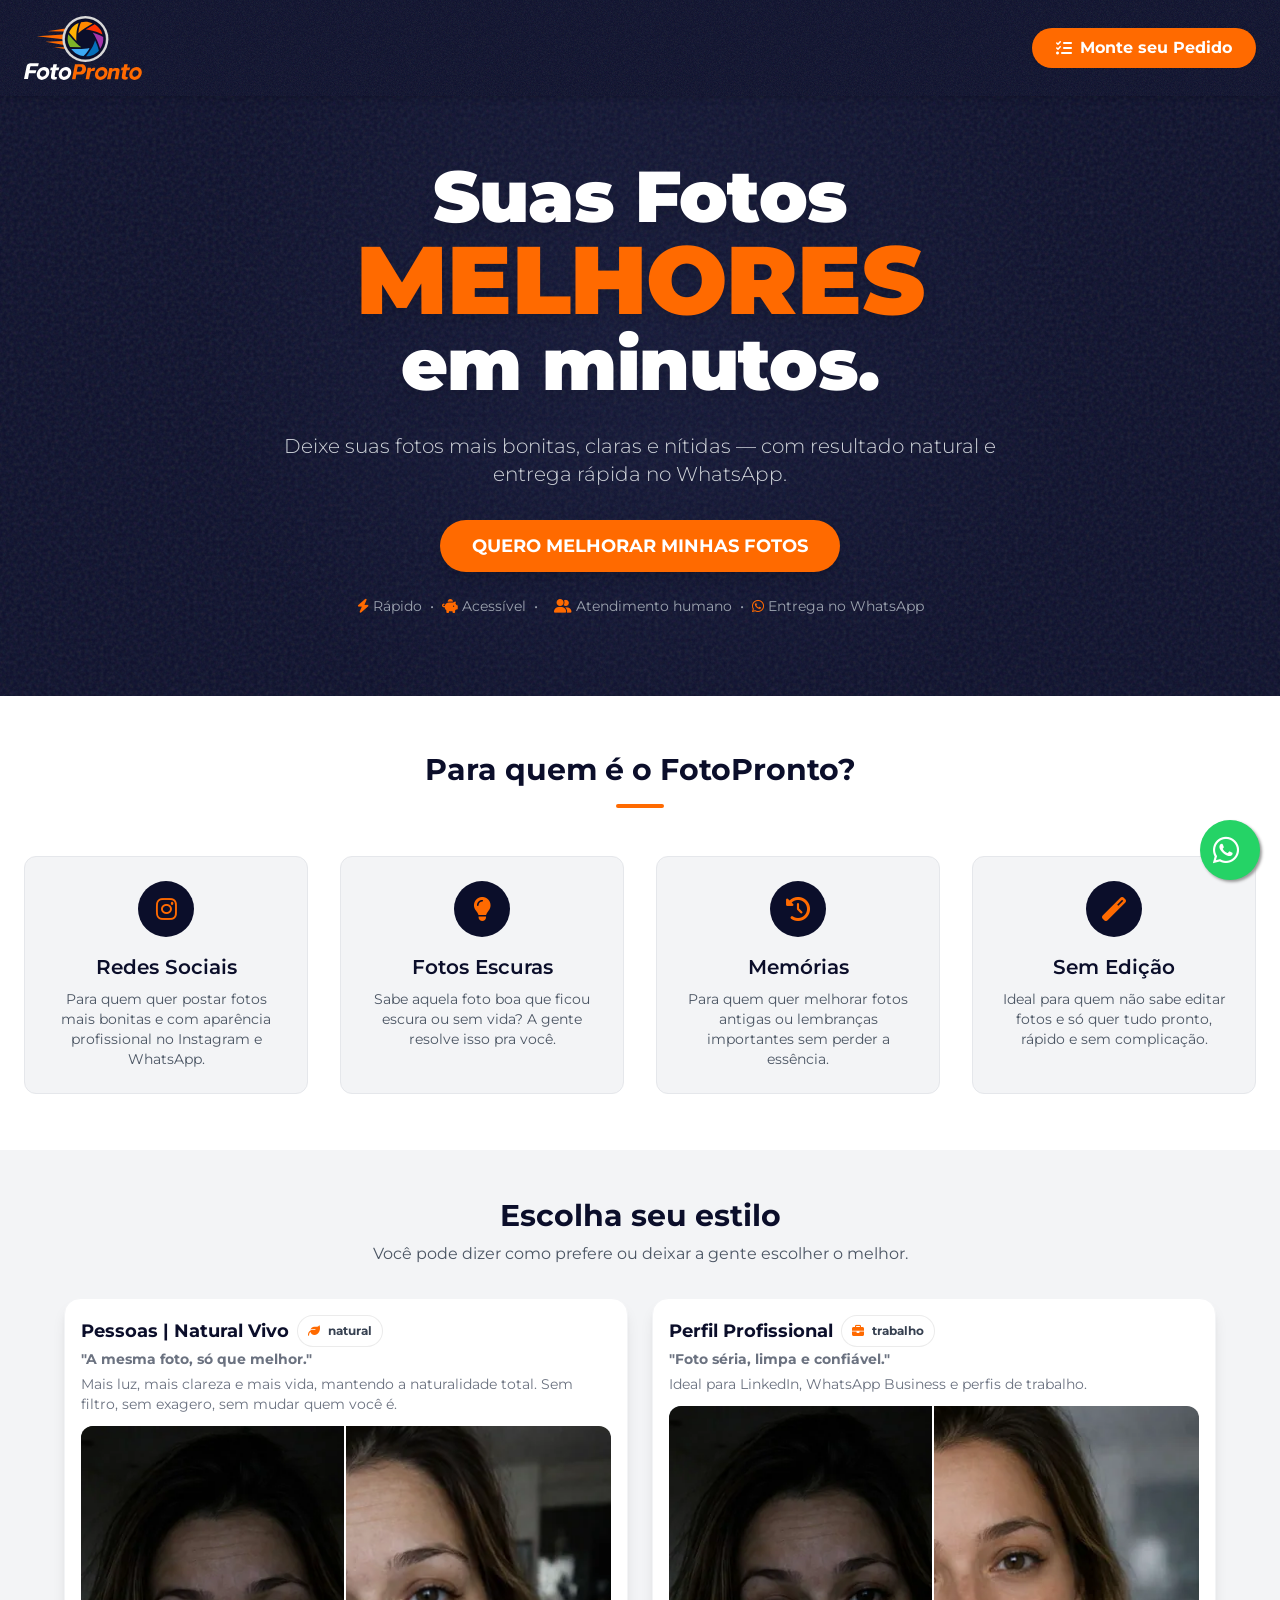
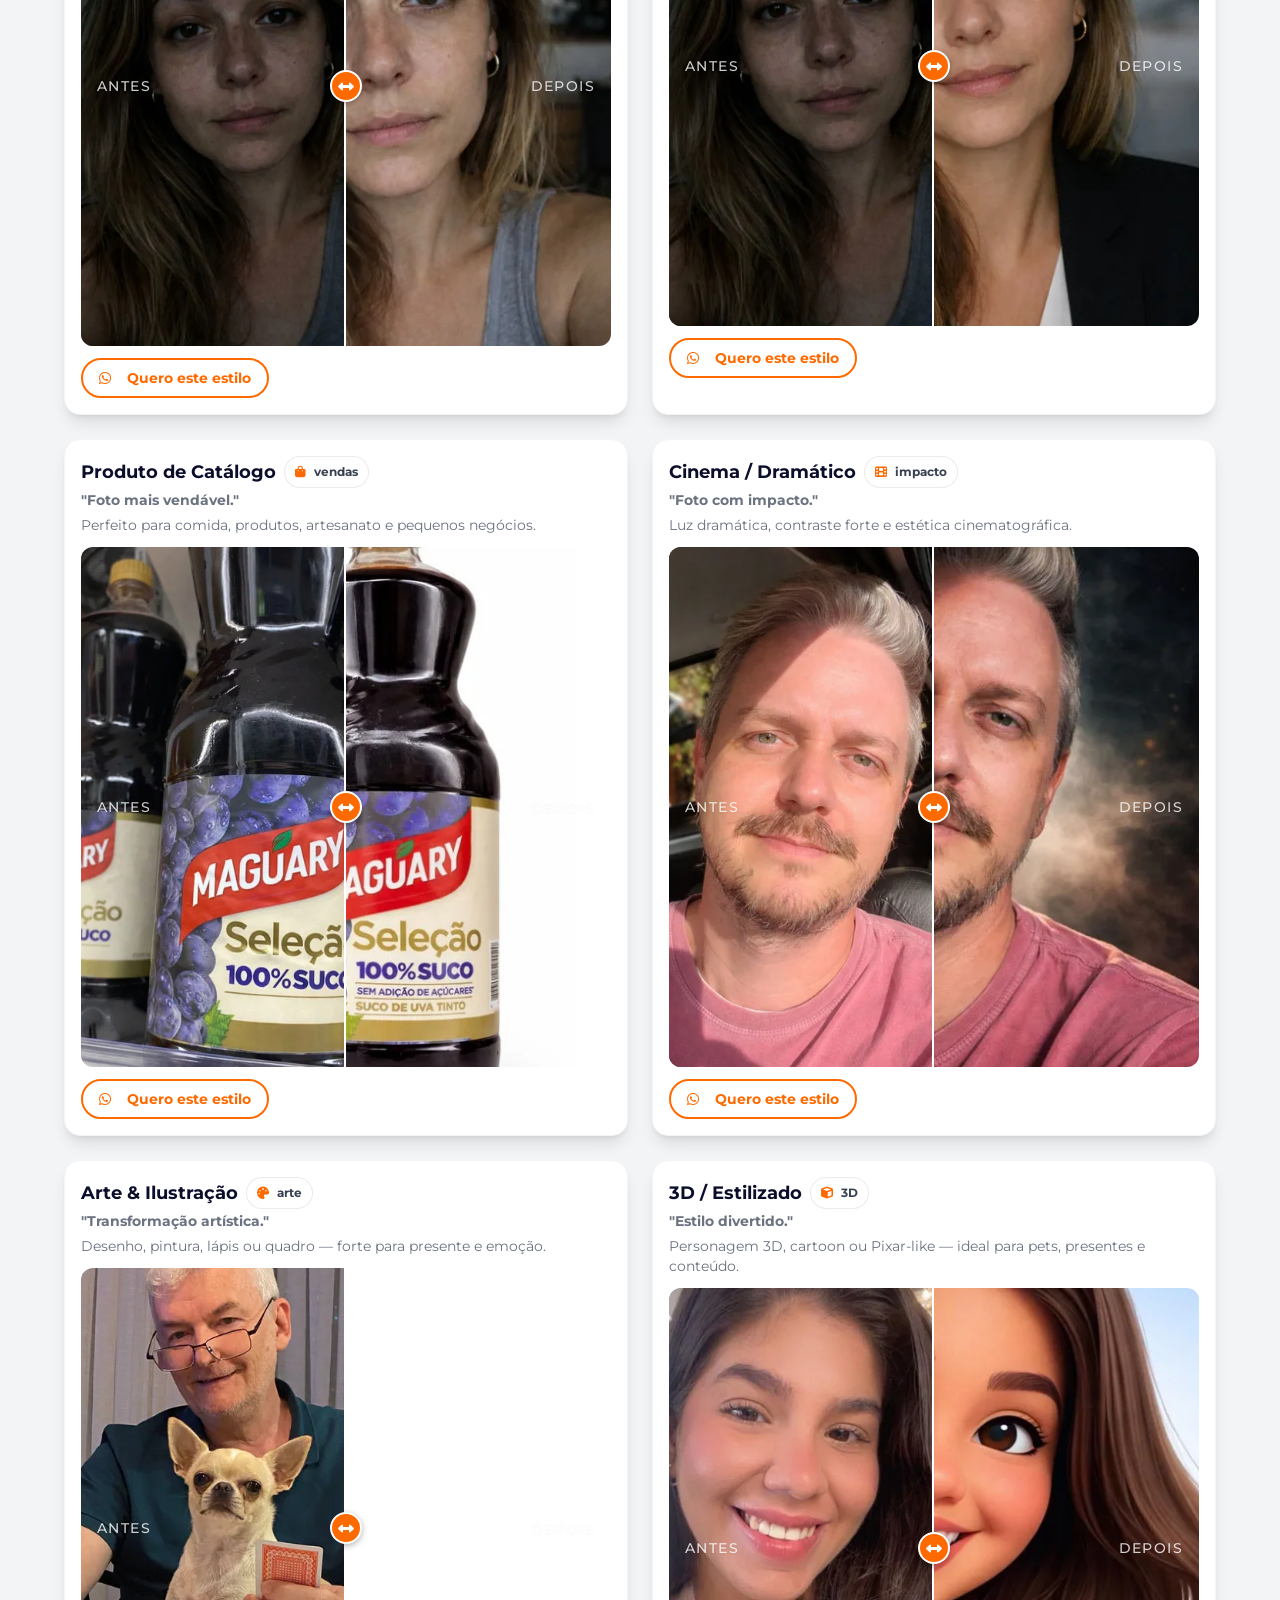
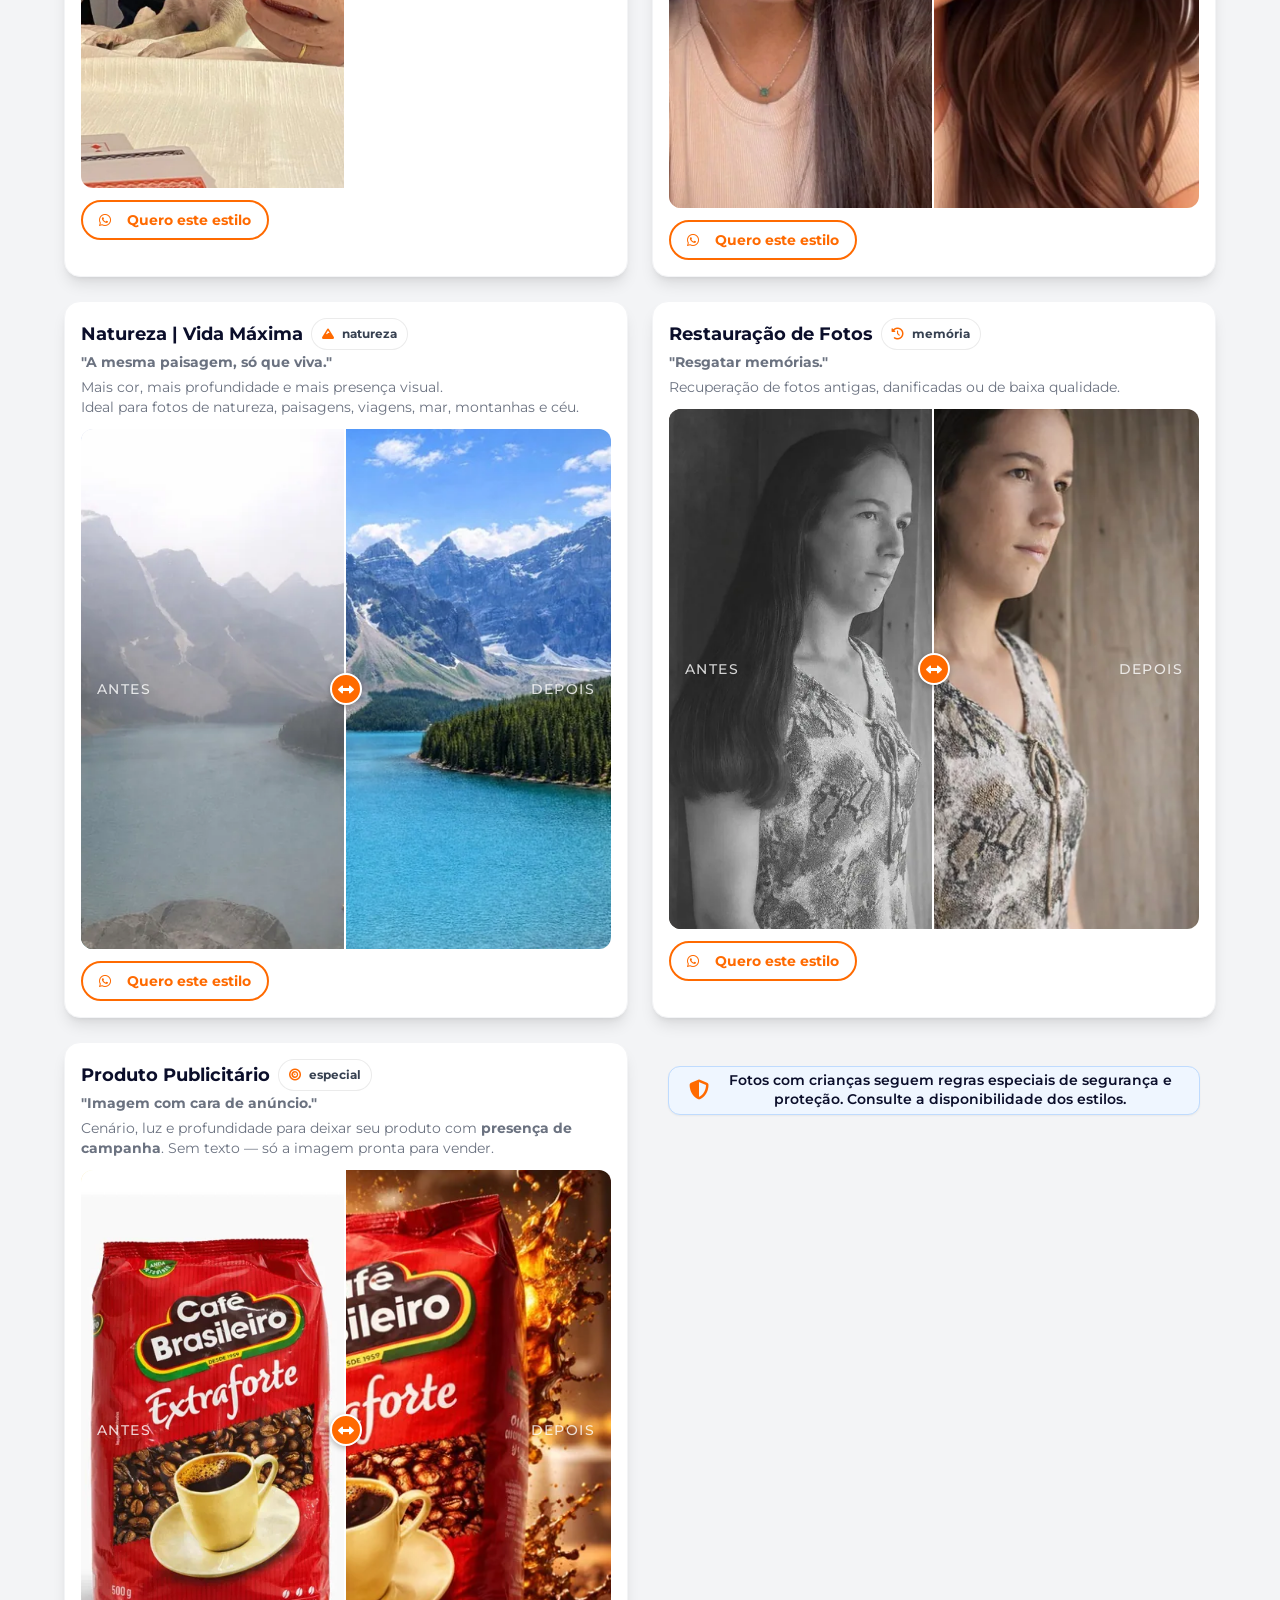
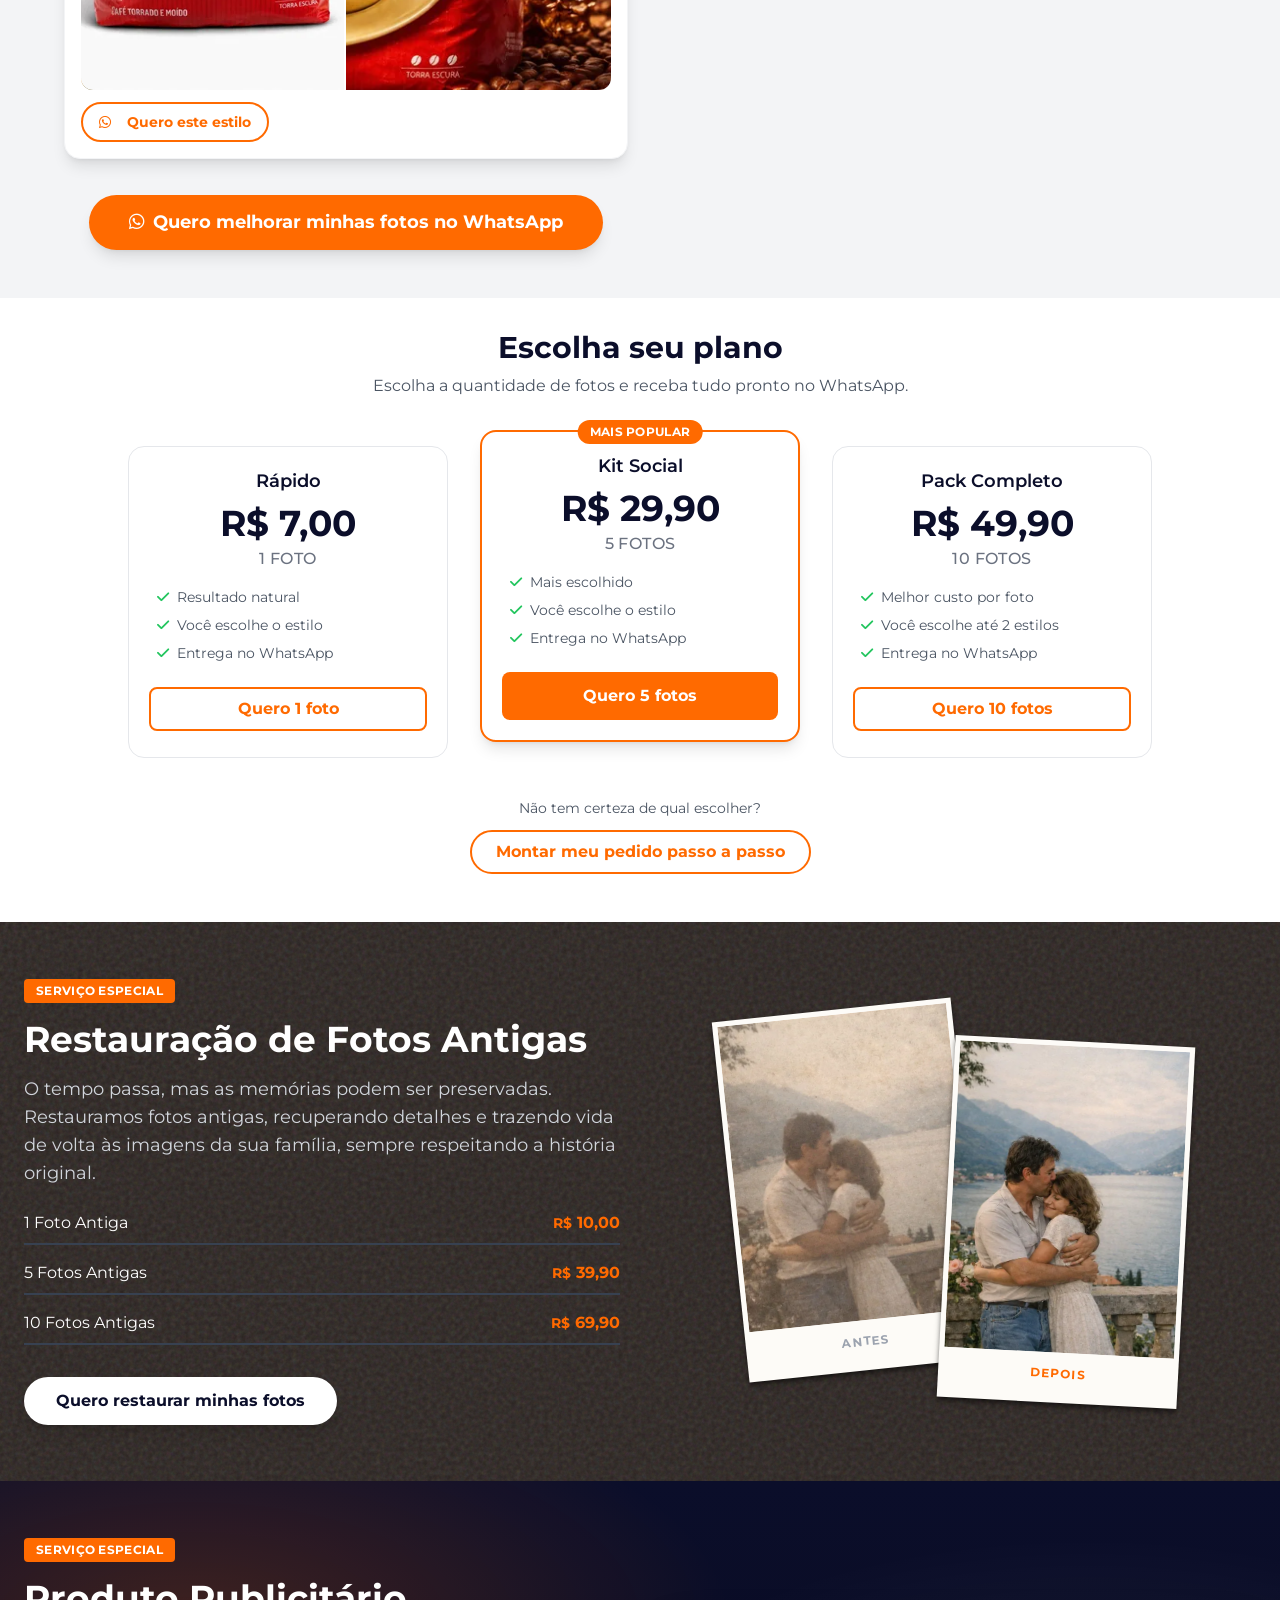
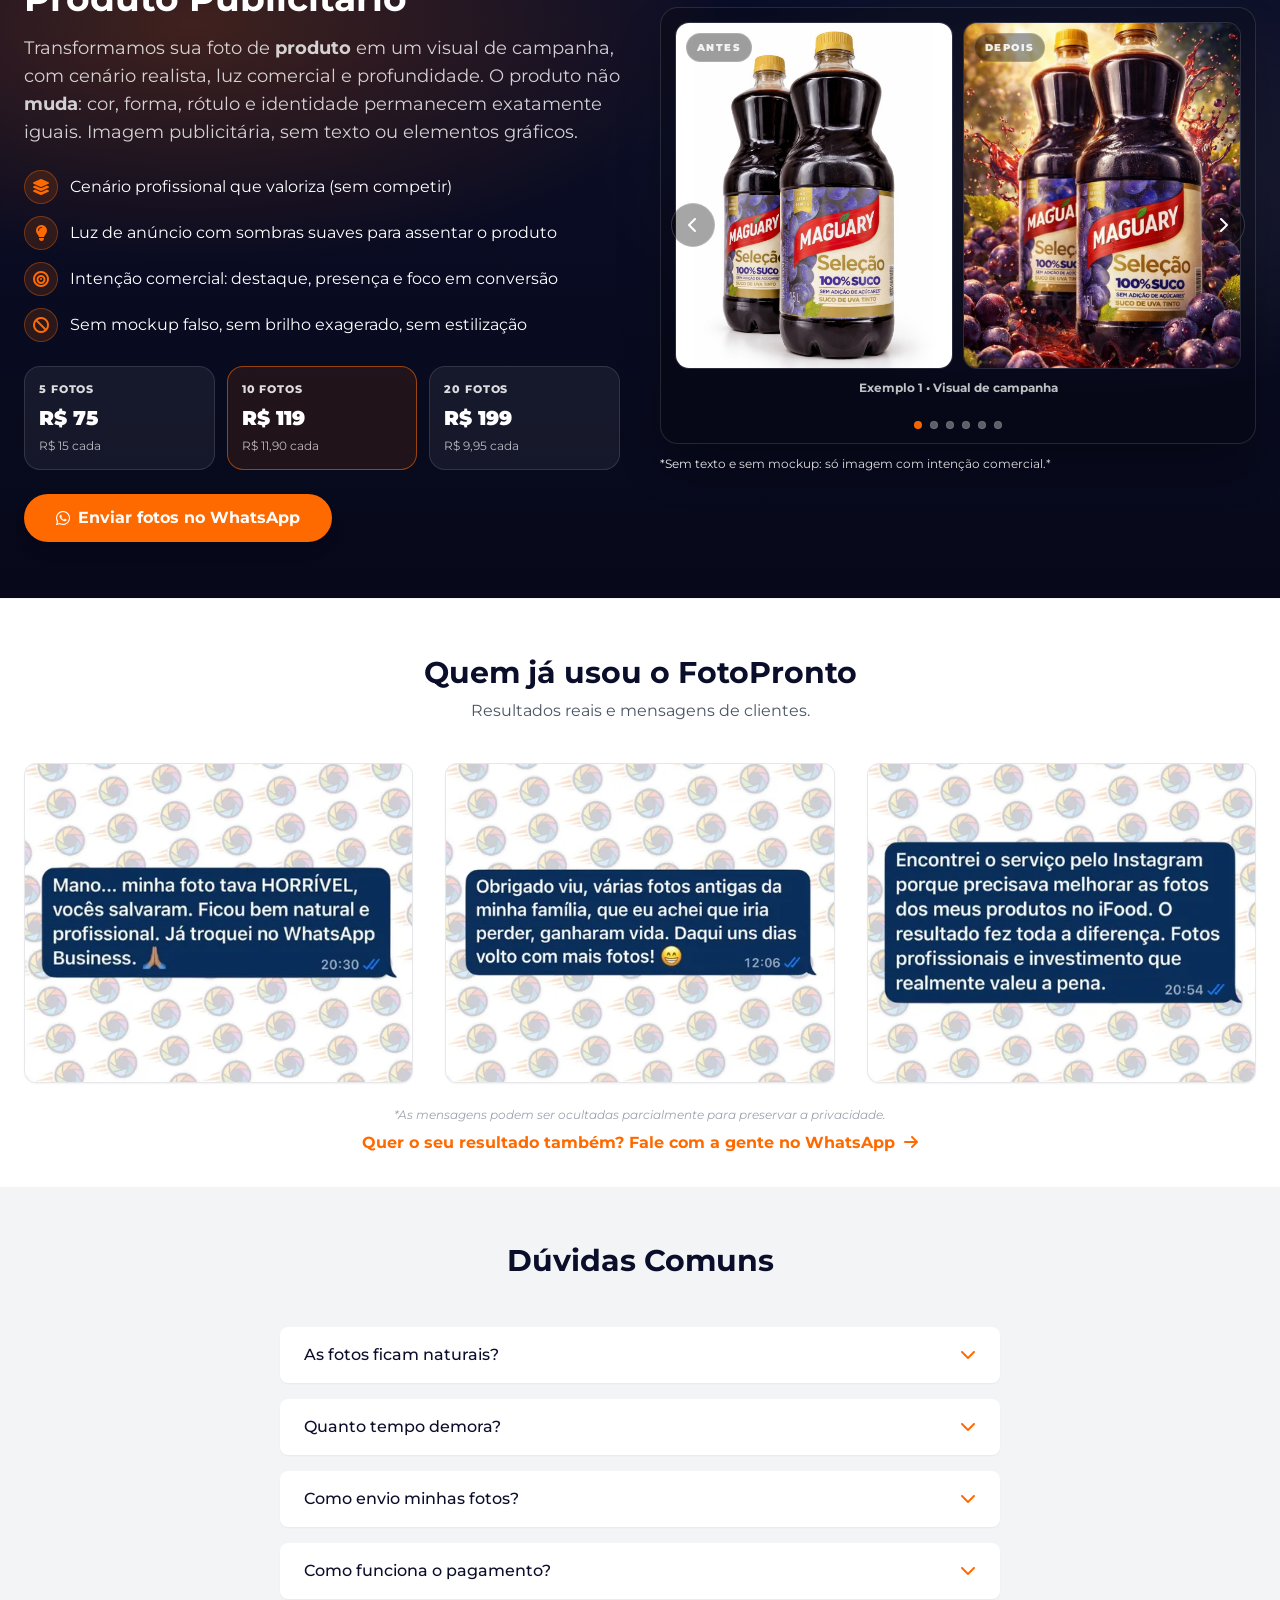
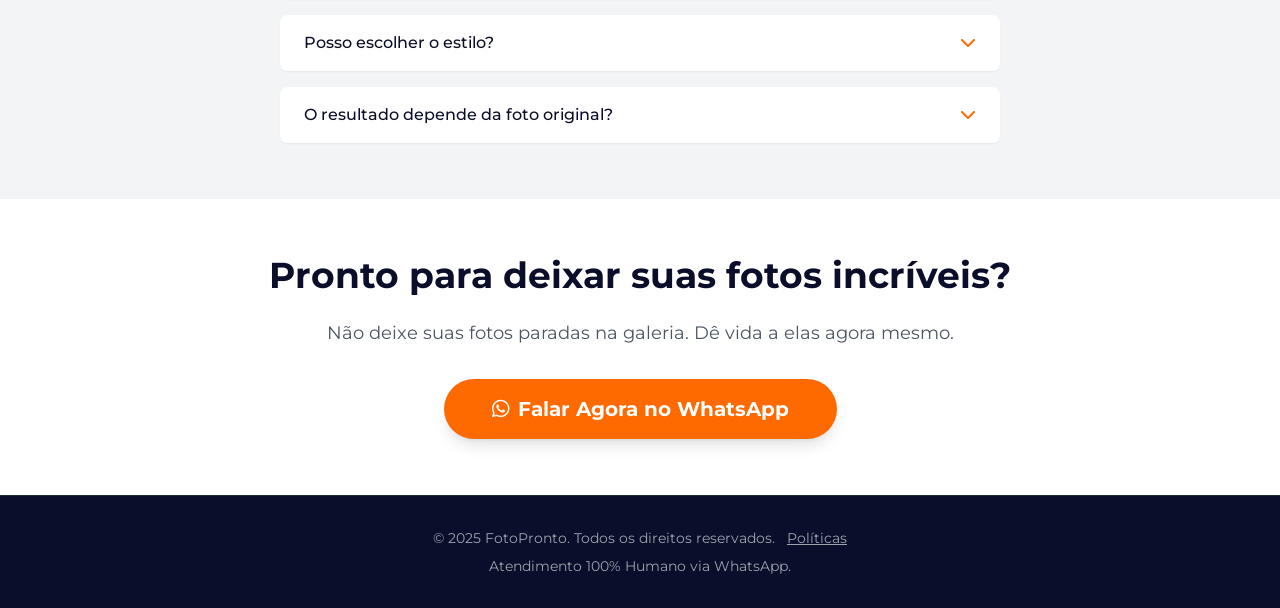
<file: index.html>
﻿<!DOCTYPE html>
<html lang="pt-BR">
  <head>
    <meta charset="UTF-8" />
    <meta name="viewport" content="width=device-width, initial-scale=1.0" />
    <title>FotoPronto - Suas fotos melhores em minutos</title>
    <!-- Meta Pixel Code -->
    <script>
      !function(f,b,e,v,n,t,s)
      {if(f.fbq)return;n=f.fbq=function(){n.callMethod?
      n.callMethod.apply(n,arguments):n.queue.push(arguments)};
      if(!f._fbq)f._fbq=n;n.push=n;n.loaded=!0;n.version='2.0';
      n.queue=[];t=b.createElement(e);t.async=!0;
      t.src=v;s=b.getElementsByTagName(e)[0];
      s.parentNode.insertBefore(t,s)}(window, document,'script',
      'https://connect.facebook.net/en_US/fbevents.js');
      fbq('init', '887688857450636');
      fbq('track', 'PageView');
    </script>
    <noscript><img height="1" width="1" style="display:none"
    src="https://www.facebook.com/tr?id=887688857450636&ev=PageView&noscript=1"
    /></noscript>
    <!-- End Meta Pixel Code -->
    <!-- Google tag (gtag.js) -->
    <script async src="https://www.googletagmanager.com/gtag/js?id=G-CSH58L6NEQ"></script>
    <script>
      window.dataLayer = window.dataLayer || [];
      function gtag(){dataLayer.push(arguments);}
      gtag('js', new Date());
      gtag('config', 'G-CSH58L6NEQ');
    </script>
    <meta
      name="description"
      content="Serviço de edição de fotos simples e rápido pelo WhatsApp. Melhore iluminação, cores e nitidez sem perder a naturalidade."
    />

    <!-- META TAGS OPEN GRAPH / COMPARTILHAMENTO -->
    <meta
      property="og:title"
      content="FotoPronto — Suas fotos melhores em minutos"
    />
    <meta
      property="og:description"
      content="Deixe suas fotos mais bonitas, claras e nítidas — com resultado natural e entrega rápida no WhatsApp."
    />
    <meta property="og:type" content="website" />
    <meta property="og:url" content="https://fotopronto.com" />
    <meta property="og:image" content="assets/img/logo.jpg" />

    <!-- TWITTER CARDS -->
    <meta name="twitter:card" content="summary_large_image" />
    <meta
      name="twitter:title"
      content="FotoPronto — Suas fotos melhores em minutos"
    />
    <meta
      name="twitter:description"
      content="Deixe suas fotos mais bonitas, claras e nítidas — com resultado natural e entrega rápida no WhatsApp."
    />
    <meta name="twitter:image" content="assets/img/logo.jpg" />

    <!-- Google Fonts: Montserrat -->
    <link rel="preconnect" href="https://fonts.googleapis.com" />
    <link rel="preconnect" href="https://fonts.gstatic.com" crossorigin />
    <link
      href="https://fonts.googleapis.com/css2?family=Montserrat:wght@400;600;800&display=swap"
      rel="stylesheet"
    />

    <!-- Preconnects -->
    <link rel="preconnect" href="https://cdnjs.cloudflare.com" crossorigin />
    <link rel="preconnect" href="https://www.googletagmanager.com" crossorigin />
    <link rel="preconnect" href="https://connect.facebook.net" crossorigin />
    <link rel="preconnect" href="https://www.google-analytics.com" crossorigin />
    <!-- FontAwesome for Icons -->
    <link rel="stylesheet" href="https://cdnjs.cloudflare.com/ajax/libs/font-awesome/6.4.0/css/all.min.css" media="print" onload="this.media='all'">
    <noscript><link rel="stylesheet" href="https://cdnjs.cloudflare.com/ajax/libs/font-awesome/6.4.0/css/all.min.css"></noscript>

    
<!-- Tailwind (compiled) -->
    <link rel="stylesheet" href="assets/css/tailwind.min.css?v=20260125v3" />

    <!-- CSS separado -->
    <link rel="stylesheet" href="assets/css/styles.css?v=20260125v3" />
  
    <!-- FIX: missing Tailwind utility (h-5) in custom tailwind.min.css; needed for SVG icon sizing -->
    <style>.h-5{height:1.25rem}</style>
</head>

  <body class="font-sans text-gray-700 bg-white">
    <!-- Navbar (Sticky com Botão de Pedido) -->
    <nav class="bg-base-noise py-3 md:py-4 shadow-md sticky top-0 z-50">
      <div class="container mx-auto px-6 flex justify-between items-center">
        <!-- ÁREA DA LOGO (SVG EMBUTIDO) -->
        <a href="#" class="block" aria-label="FotoPronto - Início">
          <svg
            viewBox="0 0 860 467"
            fill="none"
            xmlns="http://www.w3.org/2000/svg"
            class="h-12 md:h-16 w-auto"
          >
            <path d="M218 227.5H293L299 241.5L218 227.5Z" fill="#FF6A00" />
            <path
              d="M157.5 187.5L282.778 183L293 211L157.5 187.5Z"
              fill="#FF6A00"
            />
            <path
              d="M94 147L286 135L283 170.5L188.5 158.75L94 147Z"
              fill="#FF6A00"
            />
            <path
              d="M171.5 110.5L301.5 90.5L293 113.5L171.5 110.5Z"
              fill="#FF6A00"
            />
            <circle cx="448" cy="168" r="168" fill="#D9D9D9" />
            <circle cx="448" cy="168" r="149.5" fill="#0B0E2A" stroke="black" />
            <path
              d="M633 461H606L623 379.5H646L645 392C645 392 651.435 384.441 657 382C664.764 378.595 671.08 378.024 678.5 379C685.92 379.976 691.339 381.555 695.5 387.5C699 392.5 697 405 697 405L686.5 461H661.5C661.5 461 666.5 431 670.5 410.5C674.5 390 644 402 642 410.5C640 419 633 461 633 461Z"
              fill="#FF6A00"
            />
            <path
              d="M475 461H449.5L465 378H489.5L487.5 391C498.758 377.466 506.202 375.754 520.5 378L514 401.5C496.808 400.124 488.097 400.161 485.5 411.5L475 461Z"
              fill="#FF6A00"
            />
            <path
              d="M519 176.5C506.63 219.627 489.35 245.635 453 293C496.81 292.209 516.715 282.3 546.5 253C538.721 220.956 532.227 204.553 519 176.5Z"
              fill="#056FB9"
            />
            <path
              d="M382.5 183L329 120.5C329 120.5 339.798 95.9357 353 82C380 53.5 399 52 399 52C399 52 387.754 88.2877 384.5 112C380.724 139.513 382.5 183 382.5 183Z"
              fill="#FFB202"
            />
            <path
              d="M501 54.5C439.604 89.5456 416.684 105.35 397 126.5C401.413 86.7826 405.698 69.5014 416 46C452.851 38.4263 470.768 42.3556 501 54.5Z"
              fill="#FF8900"
            />
            <path
              d="M515.5 61L449.5 99C500.579 106.078 527.712 113.834 573 135.5C564.495 104.312 551.908 87.9999 515.5 61Z"
              fill="#FF3301"
            />
            <path
              d="M578 153.5C580.777 188.31 574.653 208.834 556.5 239.5C534.479 173.269 522.411 151.83 501 120C536.828 132.211 555.319 139.299 578 153.5Z"
              fill="#A635AB"
            />
            <path
              d="M478.5 233C445.573 240.964 413.401 241.733 344.5 240C372.451 271.423 390.722 285.132 435 292C459.63 266.197 468.166 253.218 478.5 233Z"
              fill="#3CA8F3"
            />
            <path
              d="M336 226.5L418 228.5C394.705 213.02 374.463 193.153 323 134C316.605 168.502 314.545 188.062 336 226.5Z"
              fill="#7EB327"
            />
            <path
              d="M106.678 391.944C124.726 370.436 153.779 365.102 171.57 380.031C189.36 394.959 189.152 424.496 171.105 446.004C153.057 467.512 124.004 472.847 106.213 457.918C88.4225 442.99 88.6308 413.452 106.678 391.944ZM155.233 399.499C146.336 392.034 131.807 394.701 122.782 405.457C113.757 416.213 113.653 430.984 122.549 438.449C131.446 445.915 145.975 443.247 155 432.491C164.026 421.736 164.13 406.965 155.233 399.499Z"
              fill="#FFFDFD"
            />
            <path
              d="M266.673 392.379C284.721 370.871 313.774 365.537 331.565 380.466C349.355 395.394 349.147 424.931 331.1 446.439C313.052 467.948 283.999 473.282 266.208 458.353C248.417 443.425 248.626 413.887 266.673 392.379ZM315.228 399.934C306.331 392.469 291.802 395.137 282.776 405.893C273.752 416.648 273.648 431.419 282.544 438.885C291.441 446.35 305.97 443.683 314.995 432.927C324.021 422.171 324.125 407.4 315.228 399.934Z"
              fill="#FFFDFD"
            />
            <path
              d="M531.673 392.379C549.721 370.871 578.774 365.537 596.565 380.466C614.355 395.394 614.147 424.931 596.1 446.439C578.052 467.948 548.999 473.282 531.208 458.353C513.417 443.425 513.626 413.887 531.673 392.379ZM580.228 399.934C571.331 392.469 556.802 395.137 547.776 405.893C538.752 416.648 538.648 431.419 547.544 438.885C556.441 445.35 570.97 443.683 579.995 432.927C589.021 422.171 589.125 407.4 580.228 399.934Z"
              fill="#FF6A00"
            />
            <path
              d="M781.673 392.379C799.721 370.871 828.774 365.537 846.565 380.466C864.355 395.394 864.147 424.931 846.1 446.439C828.052 467.948 798.999 473.282 781.208 458.353C763.417 443.425 763.626 413.887 781.673 392.379ZM830.228 399.934C821.331 392.469 806.802 395.137 797.776 405.893C788.752 416.648 788.648 431.419 797.544 438.885C806.441 445.35 820.97 443.683 829.995 432.927C839.021 422.171 839.125 407.4 830.228 399.934Z"
              fill="#FF6A00"
            />
            <path
              d="M29 460.5H0L19.5 364C23.9947 351.535 33.562 344.656 47 344.5C60.438 344.344 108 344.5 108 344.5L102.5 367H52C47.7444 367.553 46.165 368.913 45 373.5L41 396H90.5L84 418.5H36.5L29 460.5Z"
              fill="white"
            />
            <path
              d="M240.5 352.5H214.5L209.5 376.5H195L191 396H204.5C199.265 417.562 196.311 443.453 196.5 450.5C196.689 457.547 210.139 469.447 238 462L240.5 445.5C225.177 447.296 222.287 443.715 225 431L231.5 396H252L258 376.5H235.5L240.5 352.5Z"
              fill="white"
            />
            <path
              d="M757.5 352.5H731.5L726.5 376.5H712L708 396H721.5C716.265 417.562 713.311 443.453 713.5 450.5C713.689 457.547 727.139 469.447 755 462L757.5 445.5C742.177 447.296 739.287 443.715 742 431L748.5 396H769L775 376.5H752.5L757.5 352.5Z"
              fill="#FF6A00"
            />
            <path
              d="M422.5 352.5C433.656 352.5 441.808 357.167 446.92 364.19C452.021 371.198 454.07 380.514 453.122 389.801C451.226 408.382 437.303 427 411.5 427H382.414L375.991 461.093L375.915 461.5H349.888L350.01 460.9L372.01 352.9L372.092 352.5H422.5ZM385.5 406.5H406.5C429.5 406.5 431 371 412 371H392.5L385.5 406.5Z"
              fill="#FF6A00"
            />
          </svg>
        </a>

        <!-- Botão Navbar -->
        <button
          onclick="document.getElementById('orderModal').classList.remove('hidden')"
          class="inline-flex items-center bg-brand-orange hover:bg-brand-orangeHover text-white font-bold py-2 px-4 md:px-6 rounded-full transition duration-300 shadow-sm hover:shadow-md text-xs md:text-base"
        >
          <i class="fas fa-tasks mr-2"></i> Monte seu Pedido
        </button>
      </div>
    </nav>

    <main id="main" role="main">
    <!-- 1. Hero Section -->
    <header
      class="bg-hero-premium text-white pt-8 pb-12 md:pt-16 md:pb-20 relative overflow-hidden"
    >
      <div class="container mx-auto px-6 text-center relative z-10">
        <h1
          class="font-black mb-8 leading-[0.9] tracking-tighter drop-shadow-xl"
        >
          <span
            class="block text-4xl sm:text-5xl md:text-6xl lg:text-7xl text-white"
            >Suas Fotos</span
          >
          <span
            class="block text-5xl sm:text-6xl md:text-7xl lg:text-8xl text-brand-orange uppercase"
            >MELHORES</span
          >
          <span
            class="block text-4xl sm:text-5xl md:text-6xl lg:text-7xl text-white"
            >em minutos.</span
          >
        </h1>
        <p
          class="text-base md:text-xl text-gray-300 mb-6 md:mb-8 max-w-3xl mx-auto font-light"
        >
          Deixe suas fotos mais bonitas, claras e nítidas — com resultado
          natural e entrega rápida no WhatsApp.
        </p>
        <div class="flex flex-col items-center gap-4">
          <a
            href="#"
            class="wa-hero-btn bg-brand-orange hover:bg-brand-orangeHover text-white text-base md:text-lg font-bold py-3 px-8 rounded-full shadow-lg transform transition hover:-translate-y-1 hover:shadow-xl w-10/12 md:w-auto text-center leading-tight whitespace-nowrap"
          >
            QUERO MELHORAR <br class="block md:hidden" />
            MINHAS FOTOS
          </a>
          <div
            class="text-xs md:text-sm text-gray-400 mt-2 flex flex-col md:flex-row justify-center items-center gap-1 md:gap-4"
          >
            <div class="flex items-center gap-2">
              <span><i class="fas fa-bolt text-brand-orange"></i> Rápido</span>
              •
              <span
                ><i class="fas fa-piggy-bank text-brand-orange"></i>
                Acessível</span
              >
              <span class="hidden md:inline">•</span>
            </div>
            <div class="flex items-center gap-2">
              <span
                ><i class="fas fa-user-friends text-brand-orange"></i>
                Atendimento humano</span
              >
              •
              <span
                ><i class="fab fa-whatsapp text-brand-orange mr-1"></i> Entrega no
                WhatsApp</span
              >
            </div>
          </div>
        </div>
      </div>
    </header>

    <!-- 2. Para Quem É -->
    <section class="py-8 md:py-14 bg-white">
      <div class="container mx-auto px-6">
        <div class="text-center mb-6 md:mb-12">
          <h2 class="text-2xl md:text-3xl font-bold text-brand-blue">
            Para quem é o FotoPronto?
          </h2>
          <div
            class="w-12 h-1 bg-brand-orange mx-auto mt-2 md:mt-4 rounded"
          ></div>
        </div>
        <div
          class="grid grid-cols-2 sm:grid-cols-2 lg:grid-cols-4 gap-3 md:gap-8"
        >
          <div
            class="bg-gray-100 p-3 md:p-6 rounded-xl border border-gray-200 hover:shadow-md transition"
          >
            <div
              class="w-10 h-10 md:w-14 md:h-14 bg-brand-blue rounded-full flex items-center justify-center text-brand-orange text-lg md:text-2xl mb-2 md:mb-4 mx-auto"
            >
              <i class="fab fa-instagram"></i>
            </div>
            <h3
              class="text-base md:text-xl font-semibold text-center card-title mb-1 md:mb-2"
            >
              Redes Sociais
            </h3>
            <p class="text-center text-gray-600 text-xs md:text-sm">
              Para quem quer postar fotos mais bonitas e com aparência
              profissional no Instagram e WhatsApp.
            </p>
          </div>
          <div
            class="bg-gray-100 p-3 md:p-6 rounded-xl border border-gray-200 hover:shadow-md transition"
          >
            <div
              class="w-10 h-10 md:w-14 md:h-14 bg-brand-blue rounded-full flex items-center justify-center text-brand-orange text-lg md:text-2xl mb-2 md:mb-4 mx-auto"
            >
              <i class="fas fa-lightbulb"></i>
            </div>
            <h3
              class="text-base md:text-xl font-semibold text-center card-title mb-1 md:mb-2"
            >
              Fotos Escuras
            </h3>
            <p class="text-center text-gray-600 text-xs md:text-sm">
              Sabe aquela foto boa que ficou escura ou sem vida? A gente resolve
              isso pra você.
            </p>
          </div>
          <div
            class="bg-gray-100 p-3 md:p-6 rounded-xl border border-gray-200 hover:shadow-md transition"
          >
            <div
              class="w-10 h-10 md:w-14 md:h-14 bg-brand-blue rounded-full flex items-center justify-center text-brand-orange text-lg md:text-2xl mb-2 md:mb-4 mx-auto"
            >
              <i class="fas fa-history"></i>
            </div>
            <h3
              class="text-base md:text-xl font-semibold text-center card-title mb-1 md:mb-2"
            >
              Memórias
            </h3>
            <p class="text-center text-gray-600 text-xs md:text-sm">
              Para quem quer melhorar fotos antigas ou lembranças importantes
              sem perder a essência.
            </p>
          </div>
          <div
            class="bg-gray-100 p-3 md:p-6 rounded-xl border border-gray-200 hover:shadow-md transition"
          >
            <div
              class="w-10 h-10 md:w-14 md:h-14 bg-brand-blue rounded-full flex items-center justify-center text-brand-orange text-lg md:text-2xl mb-2 md:mb-4 mx-auto"
            >
              <i class="fas fa-magic"></i>
            </div>
            <h3
              class="text-base md:text-xl font-semibold text-center card-title mb-1 md:mb-2"
            >
              Sem Edição
            </h3>
            <p class="text-center text-gray-600 text-xs md:text-sm">
              Ideal para quem não sabe editar fotos e só quer tudo pronto,
              rápido e sem complicação.
            </p>
          </div>
        </div>
      </div>
    </section>

    <!-- 3. Escolha seu estilo -->
    <section class="py-8 md:py-12 bg-gray-100">
      <div class="container mx-auto px-6">
        <div class="text-center mb-6 md:mb-8">
          <h2 class="text-2xl md:text-3xl font-bold text-brand-blue">
            Escolha seu estilo
          </h2>
          <p class="text-gray-600 mt-1 md:mt-2 text-sm md:text-base">
            Você pode dizer como prefere ou deixar a gente escolher o melhor.
          </p>
        </div>

       <div class="grid grid-cols-1 md:grid-cols-2 gap-6 max-w-6xl mx-auto">
  <!-- Card 1: Natural Aprimorado -->
  <div class="bg-white rounded-2xl shadow-lg overflow-hidden border border-gray-100 p-4">
    <div class="mb-3">
      <div class="flex flex-wrap items-center gap-2">
        <h3 class="text-lg font-bold card-title">Pessoas | Natural Vivo</h3>
        <span class="style-tag"><i class="fas fa-leaf"></i> natural</span>
      </div>
      <p class="style-subtitle">"A mesma foto, só que melhor."</p>
      <p class="text-sm text-gray-500 mt-1">
              Mais luz, mais clareza e mais vida, mantendo a naturalidade total. Sem filtro, sem exagero, sem mudar quem você é.
            </p>
    </div>

    <div class="style-slider-container aspect-[4/5] w-full rounded-xl relative group max-h-[60vh] md:max-h-[520px]">
        <picture>
    <source type="image/webp" srcset="assets/img/natural-depois-360.webp 360w, assets/img/natural-depois-540.webp 540w, assets/img/natural-depois-900.webp 900w" sizes="(max-width: 768px) 90vw, 520px" />
    <img src="assets/img/natural-depois.jpg" alt="Depois" class="style-slider-img" loading="lazy" decoding="async" width="900" height="1125" srcset="assets/img/natural-depois.jpg 900w" sizes="(max-width: 768px) 90vw, 520px" />
  </picture>
      <div class="style-slider-overlay">
          <picture>
    <source type="image/webp" srcset="assets/img/natural-antes-360.webp 360w, assets/img/natural-antes-540.webp 540w, assets/img/natural-antes-900.webp 900w" sizes="(max-width: 768px) 90vw, 520px" />
    <img src="assets/img/natural-antes.jpg" alt="Antes" class="style-slider-img" loading="lazy" decoding="async" width="900" height="1125" srcset="assets/img/natural-antes.jpg 900w" sizes="(max-width: 768px) 90vw, 520px" />
  </picture>
        <span class="absolute top-1/2 left-4 -translate-y-1/2 text-white/80 text-sm font-medium tracking-widest drop-shadow-sm uppercase pointer-events-none z-20">Antes</span>
      </div>
      <span class="absolute top-1/2 right-4 -translate-y-1/2 text-white/80 text-sm font-medium tracking-widest drop-shadow-sm uppercase pointer-events-none z-0">Depois</span>
      <div class="style-slider-handle"><i class="fas fa-arrows-alt-h"></i></div>
    </div>

    <a
      href="https://wa.me/5565992726478?text=Ol%C3%A1!%20Quero%20o%20estilo%20Natural%20Aprimorado."
      class="wa-link-btn inline-flex items-center gap-2 border-2 border-brand-orange bg-white hover:bg-orange-50 text-brand-orange font-bold px-4 py-2 rounded-full text-sm transition mt-3"
    >
      <i class="fab fa-whatsapp mr-2"></i> Quero este estilo
    </a>
  </div>

  <!-- Card 2: Perfil Profissional -->
  <div class="bg-white rounded-2xl shadow-lg overflow-hidden border border-gray-100 p-4">
    <div class="mb-3">
      <div class="flex flex-wrap items-center gap-2">
        <h3 class="text-lg font-bold card-title">Perfil Profissional</h3>
        <span class="style-tag"><i class="fas fa-briefcase"></i> trabalho</span>
      </div>
      <p class="style-subtitle">"Foto séria, limpa e confiável."</p>
      <p class="text-sm text-gray-500 mt-1">
        Ideal para LinkedIn, WhatsApp Business e perfis de trabalho.
      </p>
    </div>

    <div class="style-slider-container aspect-[4/5] w-full rounded-xl relative group max-h-[60vh] md:max-h-[520px]">
        <picture>
    <source type="image/webp" srcset="assets/img/profissional-depois-360.webp 360w, assets/img/profissional-depois-540.webp 540w, assets/img/profissional-depois-900.webp 900w" sizes="(max-width: 768px) 90vw, 520px" />
    <img src="assets/img/profissional-depois.jpg" alt="Depois" class="style-slider-img" loading="lazy" decoding="async" width="900" height="1125" srcset="assets/img/profissional-depois.jpg 900w" sizes="(max-width: 768px) 90vw, 520px" />
  </picture>
      <div class="style-slider-overlay">
          <picture>
    <source type="image/webp" srcset="assets/img/profissional-antes-360.webp 360w, assets/img/profissional-antes-540.webp 540w, assets/img/profissional-antes-900.webp 900w" sizes="(max-width: 768px) 90vw, 520px" />
    <img src="assets/img/profissional-antes.jpg" alt="Antes" class="style-slider-img" loading="lazy" decoding="async" width="900" height="1125" srcset="assets/img/profissional-antes.jpg 900w" sizes="(max-width: 768px) 90vw, 520px" />
  </picture>
        <span class="absolute top-1/2 left-4 -translate-y-1/2 text-white/80 text-sm font-medium tracking-widest drop-shadow-sm uppercase pointer-events-none z-20">Antes</span>
      </div>
      <span class="absolute top-1/2 right-4 -translate-y-1/2 text-white/80 text-sm font-medium tracking-widest drop-shadow-sm uppercase pointer-events-none z-0">Depois</span>
      <div class="style-slider-handle"><i class="fas fa-arrows-alt-h"></i></div>
    </div>

    <a
      href="https://wa.me/5565992726478?text=Ol%C3%A1!%20Quero%20o%20estilo%20Perfil%20Profissional."
      class="wa-link-btn inline-flex items-center gap-2 border-2 border-brand-orange bg-white hover:bg-orange-50 text-brand-orange font-bold px-4 py-2 rounded-full text-sm transition mt-3"
    >
      <i class="fab fa-whatsapp mr-2"></i> Quero este estilo
    </a>
  </div>

  <!-- Card 3: Produto de Catálogo -->
  <div class="bg-white rounded-2xl shadow-lg overflow-hidden border border-gray-100 p-4">
    <div class="mb-3">
      <div class="flex flex-wrap items-center gap-2">
        <h3 class="text-lg font-bold card-title">Produto de Catálogo</h3>
        <span class="style-tag"><i class="fas fa-bag-shopping"></i> vendas</span>
      </div>
      <p class="style-subtitle">"Foto mais vendável."</p>
      <p class="text-sm text-gray-500 mt-1">
        Perfeito para comida, produtos, artesanato e pequenos negócios.
      </p>
    </div>

    <div class="style-slider-container aspect-[4/5] w-full rounded-xl relative group max-h-[60vh] md:max-h-[520px]">
        <picture>
    <source type="image/webp" srcset="assets/img/catalogo-depois-360.webp 360w, assets/img/catalogo-depois-540.webp 540w, assets/img/catalogo-depois-900.webp 900w" sizes="(max-width: 768px) 90vw, 520px" />
    <img src="assets/img/catalogo-depois.jpg" alt="Depois" class="style-slider-img" loading="lazy" decoding="async" width="900" height="1125" srcset="assets/img/catalogo-depois.jpg 900w" sizes="(max-width: 768px) 90vw, 520px" />
  </picture>
      <div class="style-slider-overlay">
          <picture>
    <source type="image/webp" srcset="assets/img/catalogo-antes-360.webp 360w, assets/img/catalogo-antes-540.webp 540w, assets/img/catalogo-antes-900.webp 900w" sizes="(max-width: 768px) 90vw, 520px" />
    <img src="assets/img/catalogo-antes.jpg" alt="Antes" class="style-slider-img" loading="lazy" decoding="async" width="900" height="1125" srcset="assets/img/catalogo-antes.jpg 900w" sizes="(max-width: 768px) 90vw, 520px" />
  </picture>
        <span class="absolute top-1/2 left-4 -translate-y-1/2 text-white/80 text-sm font-medium tracking-widest drop-shadow-sm uppercase pointer-events-none z-20">Antes</span>
      </div>
      <span class="absolute top-1/2 right-4 -translate-y-1/2 text-white/80 text-sm font-medium tracking-widest drop-shadow-sm uppercase pointer-events-none z-0">Depois</span>
      <div class="style-slider-handle"><i class="fas fa-arrows-alt-h"></i></div>
    </div>

    <a
      href="https://wa.me/5565992726478?text=Ol%C3%A1!%20Quero%20o%20estilo%20Produto%20em%20Destaque."
      class="wa-link-btn inline-flex items-center gap-2 border-2 border-brand-orange bg-white hover:bg-orange-50 text-brand-orange font-bold px-4 py-2 rounded-full text-sm transition mt-3"
    >
      <i class="fab fa-whatsapp mr-2"></i> Quero este estilo
    </a>
  </div>

  <!-- Card 4: Cinema / Dramático -->
  <div class="bg-white rounded-2xl shadow-lg overflow-hidden border border-gray-100 p-4">
    <div class="mb-3">
      <div class="flex flex-wrap items-center gap-2">
        <h3 class="text-lg font-bold card-title">Cinema / Dramático</h3>
        <span class="style-tag"><i class="fas fa-film"></i> impacto</span>
      </div>
      <p class="style-subtitle">"Foto com impacto."</p>
      <p class="text-sm text-gray-500 mt-1">
        Luz dramática, contraste forte e estética cinematográfica.
      </p>
    </div>

    <div class="style-slider-container aspect-[4/5] w-full rounded-xl relative group max-h-[60vh] md:max-h-[520px]">
        <picture>
    <source type="image/webp" srcset="assets/img/cinema-depois-360.webp 360w, assets/img/cinema-depois-540.webp 540w, assets/img/cinema-depois-900.webp 900w" sizes="(max-width: 768px) 90vw, 520px" />
    <img src="assets/img/cinema-depois.jpg" alt="Depois" class="style-slider-img" loading="lazy" decoding="async" width="900" height="1125" srcset="assets/img/cinema-depois.jpg 900w" sizes="(max-width: 768px) 90vw, 520px" />
  </picture>
      <div class="style-slider-overlay">
          <picture>
    <source type="image/webp" srcset="assets/img/cinema-antes-360.webp 360w, assets/img/cinema-antes-540.webp 540w, assets/img/cinema-antes-900.webp 900w" sizes="(max-width: 768px) 90vw, 520px" />
    <img src="assets/img/cinema-antes.jpg" alt="Antes" class="style-slider-img" loading="lazy" decoding="async" width="900" height="1125" srcset="assets/img/cinema-antes.jpg 900w" sizes="(max-width: 768px) 90vw, 520px" />
  </picture>
        <span class="absolute top-1/2 left-4 -translate-y-1/2 text-white/80 text-sm font-medium tracking-widest drop-shadow-sm uppercase pointer-events-none z-20">Antes</span>
      </div>
      <span class="absolute top-1/2 right-4 -translate-y-1/2 text-white/80 text-sm font-medium tracking-widest drop-shadow-sm uppercase pointer-events-none z-0">Depois</span>
      <div class="style-slider-handle"><i class="fas fa-arrows-alt-h"></i></div>
    </div>

    <a
      href="https://wa.me/5565992726478?text=Ol%C3%A1!%20Quero%20o%20estilo%20Cinema%20/%20Dram%C3%A1tico."
      class="wa-link-btn inline-flex items-center gap-2 border-2 border-brand-orange bg-white hover:bg-orange-50 text-brand-orange font-bold px-4 py-2 rounded-full text-sm transition mt-3"
    >
      <i class="fab fa-whatsapp mr-2"></i> Quero este estilo
    </a>
  </div>

  <!-- Card 5: Arte & Ilustração -->
  <div class="bg-white rounded-2xl shadow-lg overflow-hidden border border-gray-100 p-4">
    <div class="mb-3">
      <div class="flex flex-wrap items-center gap-2">
        <h3 class="text-lg font-bold card-title">Arte &amp; Ilustração</h3>
        <span class="style-tag"><i class="fas fa-palette"></i> arte</span>
      </div>
      <p class="style-subtitle">"Transformação artística."</p>
      <p class="text-sm text-gray-500 mt-1">
        Desenho, pintura, lápis ou quadro — forte para presente e emoção.
      </p>
    </div>

    <div class="style-slider-container aspect-[4/5] w-full rounded-xl relative group max-h-[60vh] md:max-h-[520px]">
        <picture>
    <source type="image/webp" srcset="assets/img/arte-depois-360.webp 360w, assets/img/arte-depois-540.webp 540w, assets/img/arte-depois-900.webp 900w" sizes="(max-width: 768px) 90vw, 520px" />
    <img src="assets/img/arte-depois.jpg" alt="Depois" class="style-slider-img" loading="lazy" decoding="async" width="900" height="1125" srcset="assets/img/arte-depois.jpg 900w" sizes="(max-width: 768px) 90vw, 520px" />
  </picture>
      <div class="style-slider-overlay">
          <picture>
    <source type="image/webp" srcset="assets/img/arte-antes-360.webp 360w, assets/img/arte-antes-540.webp 540w, assets/img/arte-antes-900.webp 900w" sizes="(max-width: 768px) 90vw, 520px" />
    <img src="assets/img/arte-antes.jpg" alt="Antes" class="style-slider-img" loading="lazy" decoding="async" width="900" height="1125" srcset="assets/img/arte-antes.jpg 900w" sizes="(max-width: 768px) 90vw, 520px" />
  </picture>
        <span class="absolute top-1/2 left-4 -translate-y-1/2 text-white/80 text-sm font-medium tracking-widest drop-shadow-sm uppercase pointer-events-none z-20">Antes</span>
      </div>
      <span class="absolute top-1/2 right-4 -translate-y-1/2 text-white/80 text-sm font-medium tracking-widest drop-shadow-sm uppercase pointer-events-none z-0">Depois</span>
      <div class="style-slider-handle"><i class="fas fa-arrows-alt-h"></i></div>
    </div>

    <a
      href="https://wa.me/5565992726478?text=Ol%C3%A1!%20Quero%20o%20estilo%20Arte%20e%20Ilustra%C3%A7%C3%A3o."
      class="wa-link-btn inline-flex items-center gap-2 border-2 border-brand-orange bg-white hover:bg-orange-50 text-brand-orange font-bold px-4 py-2 rounded-full text-sm transition mt-3"
    >
      <i class="fab fa-whatsapp mr-2"></i> Quero este estilo
    </a>
  </div>

  <!-- Card 6: 3D / Estilizado -->
  <div class="bg-white rounded-2xl shadow-lg overflow-hidden border border-gray-100 p-4">
    <div class="mb-3">
      <div class="flex flex-wrap items-center gap-2">
        <h3 class="text-lg font-bold card-title">3D / Estilizado</h3>
        <span class="style-tag"><i class="fas fa-cube"></i> 3D</span>
      </div>
      <p class="style-subtitle">"Estilo divertido."</p>
      <p class="text-sm text-gray-500 mt-1">
        Personagem 3D, cartoon ou Pixar-like — ideal para pets, presentes e conteúdo.
      </p>
    </div>

    <div class="style-slider-container aspect-[4/5] w-full rounded-xl relative group max-h-[60vh] md:max-h-[520px]">
        <picture>
    <source type="image/webp" srcset="assets/img/3d-depois-360.webp 360w, assets/img/3d-depois-540.webp 540w, assets/img/3d-depois-900.webp 900w" sizes="(max-width: 768px) 90vw, 520px" />
    <img src="assets/img/3d-depois.jpg" alt="Depois" class="style-slider-img" loading="lazy" decoding="async" width="900" height="1125" srcset="assets/img/3d-depois.jpg 900w" sizes="(max-width: 768px) 90vw, 520px" />
  </picture>
      <div class="style-slider-overlay">
          <picture>
    <source type="image/webp" srcset="assets/img/3d-antes-360.webp 360w, assets/img/3d-antes-540.webp 540w, assets/img/3d-antes-900.webp 900w" sizes="(max-width: 768px) 90vw, 520px" />
    <img src="assets/img/3d-antes.jpg" alt="Antes" class="style-slider-img" loading="lazy" decoding="async" width="900" height="1125" srcset="assets/img/3d-antes.jpg 900w" sizes="(max-width: 768px) 90vw, 520px" />
  </picture>
        <span class="absolute top-1/2 left-4 -translate-y-1/2 text-white/80 text-sm font-medium tracking-widest drop-shadow-sm uppercase pointer-events-none z-20">Antes</span>
      </div>
      <span class="absolute top-1/2 right-4 -translate-y-1/2 text-white/80 text-sm font-medium tracking-widest drop-shadow-sm uppercase pointer-events-none z-0">Depois</span>
      <div class="style-slider-handle"><i class="fas fa-arrows-alt-h"></i></div>
    </div>

    <a
      href="https://wa.me/5565992726478?text=Ol%C3%A1!%20Quero%20o%20estilo%203D%20Estilizado."
      class="wa-link-btn inline-flex items-center gap-2 border-2 border-brand-orange bg-white hover:bg-orange-50 text-brand-orange font-bold px-4 py-2 rounded-full text-sm transition mt-3"
    >
      <i class="fab fa-whatsapp mr-2"></i> Quero este estilo
    </a>
  </div>

  <!-- Card 7: Natureza | Vida Máxima -->
  <div class="bg-white rounded-2xl shadow-lg overflow-hidden border border-gray-100 p-4">
    <div class="mb-3">
      <div class="flex flex-wrap items-center gap-2">
        <h3 class="text-lg font-bold card-title">Natureza | Vida Máxima</h3>
        <span class="style-tag"><i class="fas fa-mountain"></i> natureza</span>
      </div>
      <p class="style-subtitle">"A mesma paisagem, só que viva."</p>
      <p class="text-sm text-gray-500 mt-1">
        Mais cor, mais profundidade e mais presença visual.<br>Ideal para fotos de natureza, paisagens, viagens, mar, montanhas e céu.
      </p>
    </div>

    <div class="style-slider-container aspect-[4/5] w-full rounded-xl relative group max-h-[60vh] md:max-h-[520px]">
        <picture>
    <source type="image/webp" srcset="assets/img/natureza-depois-360.webp 360w, assets/img/natureza-depois-540.webp 540w, assets/img/natureza-depois-900.webp 900w" sizes="(max-width: 768px) 90vw, 520px" />
    <img src="assets/img/natureza-depois.jpg" alt="Depois" class="style-slider-img" loading="lazy" decoding="async" width="900" height="1125" srcset="assets/img/natureza-depois.jpg 900w" sizes="(max-width: 768px) 90vw, 520px" />
  </picture>
      <div class="style-slider-overlay">
          <picture>
    <source type="image/webp" srcset="assets/img/natureza-antes-360.webp 360w, assets/img/natureza-antes-540.webp 540w, assets/img/natureza-antes-900.webp 900w" sizes="(max-width: 768px) 90vw, 520px" />
    <img src="assets/img/natureza-antes.jpg" alt="Antes" class="style-slider-img" loading="lazy" decoding="async" width="900" height="1125" srcset="assets/img/natureza-antes.jpg 900w" sizes="(max-width: 768px) 90vw, 520px" />
  </picture>
        <span class="absolute top-1/2 left-4 -translate-y-1/2 text-white/80 text-sm font-medium tracking-widest drop-shadow-sm uppercase pointer-events-none z-20">Antes</span>
      </div>
      <span class="absolute top-1/2 right-4 -translate-y-1/2 text-white/80 text-sm font-medium tracking-widest drop-shadow-sm uppercase pointer-events-none z-0">Depois</span>
      <div class="style-slider-handle"><i class="fas fa-arrows-alt-h"></i></div>
    </div>

    <a
      href="https://wa.me/5565992726478?text=Ol%C3%A1!%20Quero%20o%20estilo%20Natureza%20Vida%20M%C3%A1xima."
      class="wa-link-btn inline-flex items-center gap-2 border-2 border-brand-orange bg-white hover:bg-orange-50 text-brand-orange font-bold px-4 py-2 rounded-full text-sm transition mt-3"
    >
      <i class="fab fa-whatsapp mr-2"></i> Quero este estilo
    </a>
  </div>

  <!-- Card 8: Restauração de Fotos (span full) -->
<div
  class="bg-white rounded-2xl shadow-lg overflow-hidden border border-gray-100 p-4 md:col-span-2"
>
  <div class="mb-3 text-left">
    <div class="flex flex-wrap items-center gap-2">
  <h3 class="text-lg font-bold card-title">Restauração de Fotos</h3>
  <span class="style-tag"><i class="fas fa-clock-rotate-left"></i> memória</span>
</div>
    <p class="style-subtitle">"Resgatar memórias."</p>
    <p class="text-sm text-gray-500 mt-1">
      Recuperação de fotos antigas, danificadas ou de baixa qualidade.
    </p>
  </div>

  <div class="style-slider-container aspect-[4/5] w-full rounded-xl relative group max-h-[60vh] md:max-h-[520px]">
      <picture>
    <source type="image/webp" srcset="assets/img/restauracao-depois-360.webp 360w, assets/img/restauracao-depois-540.webp 540w, assets/img/restauracao-depois-900.webp 900w" sizes="(max-width: 768px) 90vw, 520px" />
    <img src="assets/img/restauracao-depois.jpg" alt="Depois" class="style-slider-img" loading="lazy" decoding="async" width="900" height="1125" srcset="assets/img/restauracao-depois.jpg 900w" sizes="(max-width: 768px) 90vw, 520px" />
  </picture>
    <div class="style-slider-overlay">
        <picture>
    <source type="image/webp" srcset="assets/img/restauracao-antes-360.webp 360w, assets/img/restauracao-antes-540.webp 540w, assets/img/restauracao-antes-900.webp 900w" sizes="(max-width: 768px) 90vw, 520px" />
    <img src="assets/img/restauracao-antes.jpg" alt="Antes" class="style-slider-img" loading="lazy" decoding="async" width="900" height="1125" srcset="assets/img/restauracao-antes.jpg 900w" sizes="(max-width: 768px) 90vw, 520px" />
  </picture>
      <span class="absolute top-1/2 left-4 -translate-y-1/2 text-white/80 text-sm font-medium tracking-widest drop-shadow-sm uppercase pointer-events-none z-20">Antes</span>
    </div>
    <span class="absolute top-1/2 right-4 -translate-y-1/2 text-white/80 text-sm font-medium tracking-widest drop-shadow-sm uppercase pointer-events-none z-0">Depois</span>
    <div class="style-slider-handle"><i class="fas fa-arrows-alt-h"></i></div>
  </div>

  <a
    href="https://wa.me/5565992726478?text=Ol%C3%A1!%20Quero%20restaurar%20uma%20foto%20antiga."
    class="wa-link-btn inline-flex items-center gap-2 border-2 border-brand-orange bg-white hover:bg-orange-50 text-brand-orange font-bold px-4 py-2 rounded-full text-sm transition mt-3"
  >
    <i class="fab fa-whatsapp mr-2"></i> Quero este estilo
  </a>
</div>

          <!-- Card 9: Produto Publicitário (Especial) -->
  <div class="bg-white rounded-2xl shadow-lg overflow-hidden border border-gray-100 p-4 md:col-span-2">
    <div class="mb-3">
      <div class="flex flex-wrap items-center gap-2">
        <h3 class="text-lg font-bold card-title">Produto Publicitário</h3>
        <span class="style-tag"><i class="fas fa-bullseye"></i> especial</span>
      </div>
      <p class="style-subtitle">"Imagem com cara de anúncio."</p>
      <p class="text-sm text-gray-500 mt-1">
        Cenário, luz e profundidade para deixar seu produto com <strong>presença de campanha</strong>. Sem texto — só a imagem pronta para vender.
      </p>
    </div>

    <div class="style-slider-container aspect-[4/5] w-full rounded-xl relative group max-h-[60vh] md:max-h-[520px]">
        <picture>
    <source type="image/webp" srcset="assets/img/publicitario-depois-360.webp 360w, assets/img/publicitario-depois-540.webp 540w, assets/img/publicitario-depois-900.webp 900w" sizes="(max-width: 768px) 90vw, 520px" />
    <img src="assets/img/publicitario-depois.jpg" alt="Depois" class="style-slider-img" loading="lazy" decoding="async" width="900" height="1125" srcset="assets/img/publicitario-depois.jpg 900w" sizes="(max-width: 768px) 90vw, 520px" />
  </picture>
      <div class="style-slider-overlay">
          <picture>
    <source type="image/webp" srcset="assets/img/publicitario-antes-360.webp 360w, assets/img/publicitario-antes-540.webp 540w, assets/img/publicitario-antes-900.webp 900w" sizes="(max-width: 768px) 90vw, 520px" />
    <img src="assets/img/publicitario-antes.jpg" alt="Antes" class="style-slider-img" loading="lazy" decoding="async" width="900" height="1125" srcset="assets/img/publicitario-antes.jpg 900w" sizes="(max-width: 768px) 90vw, 520px" />
  </picture>
        <span class="absolute top-1/2 left-4 -translate-y-1/2 text-white/80 text-sm font-medium tracking-widest drop-shadow-sm uppercase pointer-events-none z-20">Antes</span>
      </div>
      <span class="absolute top-1/2 right-4 -translate-y-1/2 text-white/80 text-sm font-medium tracking-widest drop-shadow-sm uppercase pointer-events-none z-0">Depois</span>
      <div class="style-slider-handle"><i class="fas fa-arrows-alt-h"></i></div>
    </div>

    <a
      href="https://wa.me/5565992726478?text=Ol%C3%A1!%20Quero%20o%20Produto%20Publicit%C3%A1rio%20(imagens%20de%20campanha)%20para%20meu%20produto."
      class="wa-link-btn inline-flex items-center gap-2 border-2 border-brand-orange bg-white hover:bg-orange-50 text-brand-orange font-bold px-4 py-2 rounded-full text-sm transition mt-3"
    >
      <i class="fab fa-whatsapp mr-2"></i> Quero este estilo
    </a>
  </div>

<!-- REGRA CRIANÇAS -->
        <div class="max-w-3xl mx-auto mt-6 mb-0 text-center px-4">
          <div
            class="inline-flex items-center gap-3 bg-blue-50 border border-blue-200 text-brand-blue px-5 py-1 rounded-xl shadow-sm text-left md:text-center"
          >
            <i class="fas fa-shield-alt text-xl text-brand-orange shrink-0"></i>
            <p class="text-sm font-semibold leading-snug">
              Fotos com crianças seguem regras especiais de segurança e
              proteção. Consulte a disponibilidade dos estilos.
            </p>
          </div>
        </div>

        <!-- CTA PRINCIPAL DA SEÇÃO -->
        <div class="mt-3 text-center">
          <a
            href="https://wa.me/5565992726478?text=Ol%C3%A1!%20Quero%20melhorar%20minhas%20fotos."
            class="wa-link-btn inline-flex items-center justify-center bg-brand-orange hover:bg-brand-orangeHover text-white text-lg font-bold py-4 px-10 rounded-full shadow-lg transform transition hover:-translate-y-1 hover:shadow-xl w-10/12 md:w-auto text-center leading-tight"
          >
            <i class="fab fa-whatsapp mr-2"></i>
            Quero melhorar minhas fotos no WhatsApp
          </a>
        </div>
      </div>
    </section>

    <!-- 4. Planos / Preços -->
    <section class="pt-4 pb-8 md:pt-8 md:pb-12 bg-white" id="precos">
      <div class="container mx-auto px-6">
        <div class="text-center mb-6 md:mb-12">
          <h2 class="text-2xl md:text-3xl font-bold text-brand-blue">
            Escolha seu plano
          </h2>
          <p class="text-gray-600 mt-1 md:mt-2 text-sm md:text-base">
            Escolha a quantidade de fotos e <br class="block md:hidden" />
            receba tudo pronto no WhatsApp.
          </p>
        </div>
        <div
          class="grid grid-cols-1 md:grid-cols-3 gap-6 md:gap-8 max-w-5xl mx-auto"
        >
          <!-- Package 1 -->
          <div
            class="border rounded-2xl p-4 md:p-5 text-center hover:shadow-xl transition relative bg-white"
          >
            <h3 class="text-base md:text-lg font-semibold card-title mb-2">
              Rápido
            </h3>
            <div class="text-3xl md:text-4xl font-bold text-brand-blue">
              R$ 7,00
            </div>
            <div
              class="text-base font-medium text-gray-500 uppercase tracking-wide mt-1 mb-4"
            >
              1 FOTO
            </div>
            <ul
              class="text-left text-gray-600 text-xs md:text-sm space-y-2 mb-6 px-2"
            >
              <li class="flex items-center">
                <i class="fas fa-check text-green-500 mr-2"></i> Resultado
                natural
              </li>
              <li class="flex items-center">
                <i class="fas fa-check text-green-500 mr-2"></i> Você escolhe o
                estilo
              </li>
              <li class="flex items-center">
                <i class="fas fa-check text-green-500 mr-2"></i> Entrega no
                WhatsApp
              </li>
            </ul>
            <a
              href="#"
              data-message="Quero o pacote de 1 foto."
              class="wa-link-btn block w-full border-2 border-brand-orange text-brand-orange font-bold py-2 rounded-lg hover:bg-brand-orange hover:text-white transition"
            >
              Quero 1 foto
            </a>
          </div>

          <!-- Package 2 -->
          <div
            class="border-2 border-brand-orange rounded-2xl p-4 md:p-5 text-center shadow-lg transform md:-translate-y-4 relative bg-white"
          >
            <div
              class="absolute top-0 left-1/2 transform -translate-x-1/2 -translate-y-1/2 bg-brand-orange text-white text-[10px] md:text-xs font-bold px-3 py-1 rounded-full uppercase tracking-wide"
            >
              Mais Popular
            </div>
            <h3 class="text-base md:text-lg font-semibold card-title mb-2">
              Kit Social
            </h3>
            <div class="text-3xl md:text-4xl font-bold text-brand-blue">
              R$ 29,90
            </div>
            <div
              class="text-base font-medium text-gray-500 uppercase tracking-wide mt-1 mb-4"
            >
              5 FOTOS
            </div>
            <ul
              class="text-left text-gray-600 text-xs md:text-sm space-y-2 mb-6 px-2"
            >
              <li class="flex items-center">
                <i class="fas fa-check text-green-500 mr-2"></i> Mais escolhido
              </li>
              <li class="flex items-center">
                <i class="fas fa-check text-green-500 mr-2"></i> Você escolhe o
                estilo
              </li>
              <li class="flex items-center">
                <i class="fas fa-check text-green-500 mr-2"></i> Entrega no
                WhatsApp
              </li>
            </ul>
            <a
              href="#"
              data-message="Quero o pacote de 5 fotos."
              class="wa-link-btn block w-full bg-brand-orange text-white font-bold py-3 rounded-lg hover:bg-brand-orange hover:text-white transition"
            >
              Quero 5 fotos
            </a>
          </div>

          <!-- Package 3 -->
          <div
            class="border rounded-2xl p-4 md:p-5 text-center hover:shadow-xl transition relative bg-white"
          >
            <h3 class="text-base md:text-lg font-semibold card-title mb-2">
              Pack Completo
            </h3>
            <div class="text-3xl md:text-4xl font-bold text-brand-blue">
              R$ 49,90
            </div>
            <div
              class="text-base font-medium text-gray-500 uppercase tracking-wide mt-1 mb-4"
            >
              10 FOTOS
            </div>
            <ul
              class="text-left text-gray-600 text-xs md:text-sm space-y-2 mb-6 px-2"
            >
              <li class="flex items-center">
                <i class="fas fa-check text-green-500 mr-2"></i> Melhor custo
                por foto
              </li>
              <li class="flex items-center">
                <i class="fas fa-check text-green-500 mr-2"></i> Você escolhe
                até 2 estilos
              </li>
              <li class="flex items-center">
                <i class="fas fa-check text-green-500 mr-2"></i> Entrega no
                WhatsApp
              </li>
            </ul>
            <a
              href="#"
              data-message="Quero o pacote de 10 fotos."
              class="wa-link-btn block w-full border-2 border-brand-orange text-brand-orange font-bold py-2 rounded-lg hover:bg-brand-orange hover:text-white transition"
            >
              Quero 10 fotos
            </a>
          </div>
        </div>

        <div class="text-center mt-10">
          <p class="text-gray-600 text-sm mb-3">
            Não tem certeza de qual escolher?
          </p>
          <button
            onclick="document.getElementById('orderModal').classList.remove('hidden')"
            class="text-brand-orange font-bold hover:underline border-2 border-brand-orange rounded-full px-6 py-2 transition-colors hover:bg-orange-50"
          >
            Montar meu pedido passo a passo
          </button>
        </div>
      </div>
    </section>

    <!-- 5. Restauração (Destaque) -->
    <section
      class="pt-10 pb-16 md:py-14 bg-sepia-texture text-white relative overflow-hidden"
    >
      <div class="container mx-auto px-6 relative z-10">
        <div class="flex flex-col md:flex-row items-center gap-10">
          <div class="md:w-1/2">
            <span
              class="bg-brand-orange text-white text-xs font-bold px-3 py-1 rounded uppercase tracking-wide mb-4 inline-block"
              >Serviço Especial</span
            >
            <h2 class="text-2xl md:text-4xl font-bold mb-4">
              Restauração de Fotos Antigas
            </h2>
            <p class="text-gray-300 text-base md:text-lg mb-6 leading-relaxed">
              O tempo passa, mas as memórias podem ser preservadas. Restauramos
              fotos antigas, recuperando detalhes e trazendo vida de volta às
              imagens da sua família, sempre respeitando a história original.
            </p>
            <div class="space-y-4">
              <div
                class="flex justify-between items-center border-b-2 border-gray-700 pb-2 text-sm md:text-base"
              >
                <span>1 Foto Antiga</span
                ><span class="font-bold text-brand-orange"
                  ><span class="text-xs md:text-sm">R$</span> 10,00</span
                >
              </div>
              <div
                class="flex justify-between items-center border-b-2 border-gray-700 pb-2 text-sm md:text-base"
              >
                <span>5 Fotos Antigas</span
                ><span class="font-bold text-brand-orange"
                  ><span class="text-xs md:text-sm">R$</span> 39,90</span
                >
              </div>
              <div
                class="flex justify-between items-center border-b-2 border-gray-700 pb-2 text-sm md:text-base"
              >
                <span>10 Fotos Antigas</span
                ><span class="font-bold text-brand-orange"
                  ><span class="text-xs md:text-sm">R$</span> 69,90</span
                >
              </div>
            </div>
            <a
              href="https://wa.me/5565992726478?text=Tenho%20fotos%20antigas%20para%20restaurar."
              class="wa-link-btn flex items-center justify-center w-fit mx-auto md:mx-0 mt-8 bg-white text-brand-blue hover:bg-gray-100 font-bold py-3 px-8 rounded-full transition shadow-lg text-sm md:text-base"
              data-message="Tenho fotos antigas para restaurar."
            >
              Quero restaurar minhas fotos
            </a>
          </div>
          <div
            class="md:w-1/2 flex justify-center relative w-full mt-8 md:mt-0 h-96"
          >
            <div
              class="photo-frame absolute top-0 left-1/2 -translate-x-[90%] w-56 sm:w-64 transform -rotate-6 z-10 transition hover:z-30 hover:scale-105 duration-300 md:w-60 md:left-auto md:top-0 md:right-[48%] md:translate-x-0"
            >
              <div class="relative overflow-hidden aspect-[3/4]">
                  <picture>
    <source type="image/webp" srcset="assets/img/especial-restauracao-antes-360.webp 360w, assets/img/especial-restauracao-antes-540.webp 540w, assets/img/especial-restauracao-antes-900.webp 900w" sizes="(max-width: 768px) 90vw, 520px" />
    <img src="assets/img/especial-restauracao-antes.jpg" alt="Foto Antiga Antes" class="w-full h-full object-cover" loading="lazy" decoding="async" width="900" height="1125" srcset="assets/img/especial-restauracao-antes.jpg 900w" sizes="(max-width: 768px) 90vw, 520px" />
  </picture>
              </div>
              <div class="text-center mt-2">
                <span
                  class="text-[10px] md:text-xs font-bold text-gray-400 uppercase tracking-widest"
                  >ANTES</span
                >
              </div>
            </div>
            <div
              class="photo-frame absolute top-12 left-1/2 -translate-x-[10%] w-56 sm:w-64 transform rotate-3 z-20 transition hover:scale-105 duration-300 md:w-60 md:right-auto md:top-8 md:left-[48%] md:translate-x-0"
            >
              <div class="relative overflow-hidden aspect-[3/4]">
                  <picture>
    <source type="image/webp" srcset="assets/img/especial-restauracao-depois-360.webp 360w, assets/img/especial-restauracao-depois-540.webp 540w, assets/img/especial-restauracao-depois-900.webp 900w" sizes="(max-width: 768px) 90vw, 520px" />
    <img src="assets/img/especial-restauracao-depois.jpg" alt="Foto Restaurada Depois" class="w-full h-full object-cover" loading="lazy" decoding="async" width="900" height="1125" srcset="assets/img/especial-restauracao-depois.jpg 900w" sizes="(max-width: 768px) 90vw, 520px" />
  </picture>
              </div>
              <div class="text-center mt-2">
                <span
                  class="text-xs font-bold text-brand-orange uppercase tracking-widest"
                  >DEPOIS</span
                >
              </div>
            </div>
          </div>
        </div>
      </div>
    </section>


    <!-- 6. Produto Publicitário (Especial) -->
    <section id="produto-publicitario" class="pt-10 pb-16 md:py-14 bg-brand-blue bg-commercial-premium text-white relative overflow-hidden">
      <div class="container mx-auto px-6 relative z-10">
        <div class="flex flex-col md:flex-row items-center gap-10">
          <div class="md:w-1/2">
            <span class="bg-brand-orange text-white text-xs font-bold px-3 py-1 rounded uppercase tracking-wide mb-4 inline-block">Serviço Especial</span>
            <h2 class="text-2xl md:text-4xl font-bold mb-4">Produto Publicitário</h2>
            <p class="text-white/80 text-base md:text-lg mb-6 leading-relaxed">
              Transformamos sua foto de <strong>produto</strong> em um visual de campanha, com
              cenário realista, luz comercial e profundidade. O produto não
              <strong>muda</strong>: cor, forma, rótulo e identidade permanecem exatamente
              iguais. Imagem publicitária, sem texto ou elementos gráficos.
            </p>

            <div class="space-y-3 mb-6">
              <div class="flex items-center gap-3 text-sm md:text-base">
                <span class="pp-bullet"><i class="fas fa-layer-group"></i></span>
                <span>Cenário profissional que valoriza (sem competir)</span>
              </div>
              <div class="flex items-center gap-3 text-sm md:text-base">
                <span class="pp-bullet"><i class="fas fa-lightbulb"></i></span>
                <span>Luz de anúncio com sombras suaves para assentar o produto</span>
              </div>
              <div class="flex items-center gap-3 text-sm md:text-base">
                <span class="pp-bullet"><i class="fas fa-bullseye"></i></span>
                <span>Intenção comercial: destaque, presença e foco em conversão</span>
              </div>
              <div class="flex items-center gap-3 text-sm md:text-base">
                <span class="pp-bullet"><i class="fas fa-ban"></i></span>
                <span>Sem mockup falso, sem brilho exagerado, sem estilização</span>
              </div>
            </div>

            <div class="grid grid-cols-1 md:grid-cols-3 gap-3">
              <div class="pp-plan" data-badge="Ideal pra testar">
                <div class="pp-plan-title">5 fotos</div>
                <div class="pp-plan-price">R$ 75</div>
                <div class="pp-plan-sub">R$ 15 cada</div>
              </div>
              <div class="pp-plan pp-plan-featured" data-badge="Mais vendido">
                <div class="pp-plan-title">10 fotos</div>
                <div class="pp-plan-price">R$ 119</div>
                <div class="pp-plan-sub">R$ 11,90 cada</div>
              </div>
              <div class="pp-plan" data-badge="Menor preço por foto">
                <div class="pp-plan-title">20 fotos</div>
                <div class="pp-plan-price">R$ 199</div>
                <div class="pp-plan-sub">R$ 9,95 cada</div>
              </div>
            </div>

            <div class="mt-6">
              <a
                href="https://wa.me/5565992726478?text=Ol%C3%A1!%20Quero%20fazer%20Produto%20Publicit%C3%A1rio%20(imagens%20de%20campanha)%20para%20meu%20produto.%20Quero%20ver%20os%20planos%205%2F10%2F20."
                class="wa-link-btn inline-flex items-center justify-center bg-brand-orange hover:bg-brand-orangeHover text-white text-base font-bold py-3 px-8 rounded-full shadow-lg transform transition hover:-translate-y-1 hover:shadow-xl w-full md:w-auto"
              >
                <i class="fab fa-whatsapp mr-2"></i>
                Enviar fotos no WhatsApp
              </a>
            </div>
          </div>

          <!-- Carrossel de exemplos (somente neste bloco) -->
          <div class="md:w-1/2 w-full">
            <div class="pp-carousel" data-pp-carousel>
              <button class="pp-nav pp-prev" type="button" aria-label="Anterior" data-pp-prev>
                <i class="fas fa-chevron-left"></i>
              </button>

              <div class="pp-track" data-pp-track>
                <!-- DICA: troque as imagens abaixo por exemplos reais de Produto Publicitário -->
                <div class="pp-slide" data-pp-slide>
                  <div class="pp-split">
                    <div class="pp-half">
                      <span class="pp-tag">Antes</span>
                      <img src="assets/img/especial-publicitario-antes.jpg" alt="Antes" loading="lazy" decoding="async" />
                    </div>
                    <div class="pp-half">
                      <span class="pp-tag">Depois</span>
                      <img src="assets/img/especial-publicitario-depois.jpg" alt="Depois" loading="lazy" decoding="async" />
                    </div>
                  </div>
                  <div class="pp-caption">Exemplo 1 • Visual de campanha</div>
                </div>

                <div class="pp-slide" data-pp-slide>
                  <div class="pp-split">
                    <div class="pp-half">
                      <span class="pp-tag">Antes</span>
                      <img src="assets/img/especial-publicitario-ex2-antes.jpg" alt="Antes" loading="lazy" decoding="async" />
                    </div>
                    <div class="pp-half">
                      <span class="pp-tag">Depois</span>
                      <img src="assets/img/especial-publicitario-ex2-depois.jpg" alt="Depois" loading="lazy" decoding="async" />
                    </div>
                  </div>
                  <div class="pp-caption">Exemplo 2 • Luz e profundidade</div>
                </div>

                <div class="pp-slide" data-pp-slide>
                  <div class="pp-split">
                    <div class="pp-half">
                      <span class="pp-tag">Antes</span>
                      <img src="assets/img/especial-publicitario-ex3-antes.jpg" alt="Antes" loading="lazy" decoding="async" />
                    </div>
                    <div class="pp-half">
                      <span class="pp-tag">Depois</span>
                      <img src="assets/img/especial-publicitario-ex3-depois.jpg" alt="Depois" loading="lazy" decoding="async" />
                    </div>
                  </div>
                  <div class="pp-caption">Exemplo 3 • Cara de anúncio real</div>
                </div>

                <div class="pp-slide" data-pp-slide>
                  <div class="pp-split">
                    <div class="pp-half">
                      <span class="pp-tag">Antes</span>
                      <img src="assets/img/especial-publicitario-ex4-antes.jpg" alt="Antes" loading="lazy" decoding="async" />
                    </div>
                    <div class="pp-half">
                      <span class="pp-tag">Depois</span>
                      <img src="assets/img/especial-publicitario-ex4-depois.jpg" alt="Depois" loading="lazy" decoding="async" />
                    </div>
                  </div>
                  <div class="pp-caption">Exemplo 4 • Resultado premium</div>
                </div>

                <div class="pp-slide" data-pp-slide>
                  <div class="pp-split">
                    <div class="pp-half">
                      <span class="pp-tag">Antes</span>
                      <img src="assets/img/especial-publicitario-ex5-antes.jpg" alt="Antes" loading="lazy" decoding="async" />
                    </div>
                    <div class="pp-half">
                      <span class="pp-tag">Depois</span>
                      <img src="assets/img/especial-publicitario-ex5-depois.jpg" alt="Depois" loading="lazy" decoding="async" />
                    </div>
                  </div>
                  <div class="pp-caption">Exemplo 5 • Luz de campanha</div>
                </div>

                <div class="pp-slide" data-pp-slide>
                  <div class="pp-split">
                    <div class="pp-half">
                      <span class="pp-tag">Antes</span>
                      <img src="assets/img/especial-publicitario-ex6-antes.jpg" alt="Antes" loading="lazy" decoding="async" />
                    </div>
                    <div class="pp-half">
                      <span class="pp-tag">Depois</span>
                      <img src="assets/img/especial-publicitario-ex6-depois.jpg" alt="Depois" loading="lazy" decoding="async" />
                    </div>
                  </div>
                  <div class="pp-caption">Exemplo 6 • Profundidade real</div>
                </div>
              </div>

              <button class="pp-nav pp-next" type="button" aria-label="Próximo" data-pp-next>
                <i class="fas fa-chevron-right"></i>
              </button>

              <div class="pp-dots" data-pp-dots aria-label="Indicador do carrossel"></div>
            </div>

            <p class="text-white/70 text-xs mt-3">
              *Sem texto e sem mockup: só imagem com intenção comercial.*
            </p>
          </div>
        </div>
      </div>
    </section>


    <!-- 6. Prova Social -->
    <section
      class="pt-8 pb-6 md:pt-14 md:pb-8 bg-white border-t border-gray-100"
    >
      <div class="container mx-auto px-6">
        <div class="text-center mb-6 md:mb-10">
          <h2 class="text-2xl md:text-3xl font-bold text-brand-blue">
            Quem já usou o FotoPronto
          </h2>
          <p class="text-gray-600 mt-1 md:mt-2 text-sm md:text-base">
            Resultados reais e mensagens de clientes.
          </p>
        </div>
        <div
          class="flex overflow-x-auto snap-x snap-mandatory gap-4 pb-4 -mx-6 px-6 md:grid md:grid-cols-3 md:gap-8 md:overflow-visible md:pb-0 md:mx-0 md:px-0 mb-4 md:mb-6 no-scrollbar"
        >
          <div
            class="flex-shrink-0 w-[85%] md:w-auto snap-center bg-gray-100 rounded-xl p-4 border border-gray-200 shadow-sm flex items-center justify-center h-64 md:h-80 relative overflow-hidden"
          >
              <picture>
    <source type="image/webp" srcset="assets/img/print1-540.webp 540w, assets/img/print1-900.webp 900w" sizes="(max-width: 768px) 90vw, 520px" />
    <img src="assets/img/print1.jpg" alt="Depoimento 1" class="absolute inset-0 w-full h-full object-cover z-10" loading="lazy" decoding="async" width="1200" height="900" srcset="assets/img/print1.jpg 900w" sizes="(max-width: 768px) 90vw, 520px" />
  </picture>
          </div>
          <div
            class="flex-shrink-0 w-[85%] md:w-auto snap-center bg-gray-100 rounded-xl p-4 border border-gray-200 shadow-sm flex items-center justify-center h-64 md:h-80 relative overflow-hidden"
          >
              <picture>
    <source type="image/webp" srcset="assets/img/print2-360.webp 360w, assets/img/print2-540.webp 540w, assets/img/print2-900.webp 900w" sizes="(max-width: 768px) 90vw, 520px" />
    <img src="assets/img/print2.jpg" alt="Depoimento 2" class="absolute inset-0 w-full h-full object-cover z-10" loading="lazy" decoding="async" srcset="assets/img/print2.jpg 900w" sizes="(max-width: 768px) 90vw, 520px" />
  </picture>
          </div>
          <div
            class="flex-shrink-0 w-[85%] md:w-auto snap-center bg-gray-100 rounded-xl p-4 border border-gray-200 shadow-sm flex items-center justify-center h-64 md:h-80 relative overflow-hidden"
          >
              <picture>
    <source type="image/webp" srcset="assets/img/print3-360.webp 360w, assets/img/print3-540.webp 540w, assets/img/print3-900.webp 900w" sizes="(max-width: 768px) 90vw, 520px" />
    <img src="assets/img/print3.jpg" alt="Depoimento 3" class="absolute inset-0 w-full h-full object-cover z-10" loading="lazy" decoding="async" srcset="assets/img/print3.jpg 900w" sizes="(max-width: 768px) 90vw, 520px" />
  </picture>
          </div>
        </div>
        <div class="text-center">
          <p class="text-xs text-gray-400 mb-2 italic">
            *As mensagens podem ser ocultadas parcialmente para preservar a
            privacidade.
          </p>
          <a
            href="#"
            class="wa-link-btn text-brand-orange font-bold hover:underline text-sm md:text-base leading-relaxed"
            data-message="Olá! Vi os depoimentos e quero o meu resultado também."
          >
            Quer o seu resultado também? <br class="block md:hidden" />
            Fale com a gente no WhatsApp <i class="fas fa-arrow-right ml-1"></i>
          </a>
        </div>
      </div>
    </section>

    <!-- 7. FAQ -->
    <section class="py-8 md:py-14 bg-gray-100">
      <div class="container mx-auto px-6 max-w-3xl">
        <div class="text-center mb-6 md:mb-12">
          <h2 class="text-2xl md:text-3xl font-bold text-brand-blue">
            Dúvidas Comuns
          </h2>
        </div>
        <div class="space-y-3 md:space-y-4">
          <details class="group bg-white rounded-lg shadow-sm">
            <summary
              class="flex justify-between items-center font-medium cursor-pointer list-none py-3 px-4 md:py-4 md:px-6 text-brand-blue"
            >
              <span class="text-sm md:text-base">As fotos ficam naturais?</span
              ><span class="transition group-open:rotate-180"
                ><i class="fas fa-chevron-down text-brand-orange"></i></span>
            </summary>
            <div
              class="text-gray-600 px-4 md:px-6 pb-3 md:pb-4 pt-0 text-sm md:text-base"
            >
              Sim. O FotoPronto melhora luz, cores e nitidez mantendo a
              aparência natural. Se você quiser um estilo específico (perfil
              profissional, cinema, etc.), é só escolher na hora.
            </div>
          </details>
          <details class="group bg-white rounded-lg shadow-sm">
            <summary
              class="flex justify-between items-center font-medium cursor-pointer list-none py-3 px-4 md:py-4 md:px-6 text-brand-blue"
            >
              <span class="text-sm md:text-base">Quanto tempo demora?</span
              ><span class="transition group-open:rotate-180"
                ><i class="fas fa-chevron-down text-brand-orange"></i></span>
            </summary>
            <div
              class="text-gray-600 px-4 md:px-6 pb-3 md:pb-4 pt-0 text-sm md:text-base"
            >
              Na maioria dos casos, entregamos no mesmo dia após a confirmação
              do Pix. Para pacotes maiores e restauração de fotos antigas, o
              prazo pode ser de até 24 horas.
            </div>
          </details>
          <details class="group bg-white rounded-lg shadow-sm">
            <summary
              class="flex justify-between items-center font-medium cursor-pointer list-none py-3 px-4 md:py-4 md:px-6 text-brand-blue"
            >
              <span class="text-sm md:text-base">Como envio minhas fotos?</span
              ><span class="transition group-open:rotate-180"
                ><i class="fas fa-chevron-down text-brand-orange"></i></span>
            </summary>
            <div
              class="text-gray-600 px-4 md:px-6 pb-3 md:pb-4 pt-0 text-sm md:text-base"
            >
              Você envia pelo WhatsApp. Para melhor qualidade, envie como
              Documento.
            </div>
          </details>
          <details class="group bg-white rounded-lg shadow-sm">
            <summary
              class="flex justify-between items-center font-medium cursor-pointer list-none py-3 px-4 md:py-4 md:px-6 text-brand-blue"
            >
              <span class="text-sm md:text-base"
                >Como funciona o pagamento?</span
              ><span class="transition group-open:rotate-180"
                ><i class="fas fa-chevron-down text-brand-orange"></i></span>
            </summary>
            <div
              class="text-gray-600 px-4 md:px-6 pb-3 md:pb-4 pt-0 text-sm md:text-base"
            >
              O pagamento é antecipado via Pix. Após a confirmação, iniciamos a
              edição e enviamos as fotos finalizadas pelo WhatsApp.
            </div>
          </details>
          <details class="group bg-white rounded-lg shadow-sm">
            <summary
              class="flex justify-between items-center font-medium cursor-pointer list-none py-3 px-4 md:py-4 md:px-6 text-brand-blue"
            >
              <span class="text-sm md:text-base">Posso escolher o estilo?</span
              ><span class="transition group-open:rotate-180"
                ><i class="fas fa-chevron-down text-brand-orange"></i></span>
            </summary>
            <div
              class="text-gray-600 px-4 md:px-6 pb-3 md:pb-4 pt-0 text-sm md:text-base"
            >
              Sim. Você pode escolher 1 estilo nos pacotes de 1 e 5 fotos.
            </div>
          </details>
          <details class="group bg-white rounded-lg shadow-sm">
            <summary
              class="flex justify-between items-center font-medium cursor-pointer list-none py-3 px-4 md:py-4 md:px-6 text-brand-blue"
            >
              <span class="text-sm md:text-base"
                >O resultado depende da foto original?</span
              ><span class="transition group-open:rotate-180"
                ><i class="fas fa-chevron-down text-brand-orange"></i></span>
            </summary>
            <div
              class="text-gray-600 px-4 md:px-6 pb-3 md:pb-4 pt-0 text-sm md:text-base"
            >
              Sim. Fotos muito escuras ou tremidas têm limite de melhoria.
            </div>
          </details>
        </div>
      </div>
    </section>

    <!-- 8. CTA Final -->
    <section class="py-8 md:py-14 bg-white text-center">
      <div class="container mx-auto px-6">
        <h2 class="text-2xl md:text-4xl font-bold text-brand-blue mb-4 md:mb-6">
          Pronto para deixar suas fotos incríveis?
        </h2>
        <p
          class="text-gray-600 text-base md:text-lg mb-6 md:mb-8 max-w-4xl mx-auto"
        >
          Não deixe suas fotos paradas na galeria.<br class="block md:hidden" />
          Dê vida a elas agora mesmo.
        </p>
        <a
          href="https://wa.me/5565992726478?text=Vamos%20come%C3%A7ar!%20Quero%20melhorar%20minhas%20fotos."
          class="wa-link-btn bg-brand-orange hover:bg-brand-orangeHover text-white text-lg md:text-xl font-bold py-3 md:py-4 px-8 md:px-12 rounded-full shadow-lg transform transition hover:-translate-y-1 inline-flex items-center"
          data-message="Vamos começar! Quero melhorar minhas fotos."
        >
          <i class="fab fa-whatsapp mr-2"></i> Falar
          Agora no WhatsApp
        </a>
      </div>
    </section>

    <!-- Footer -->
    </main>

    <footer
      class="bg-brand-blue text-gray-400 py-6 md:py-8 text-center text-xs md:text-sm border-t border-gray-800 pb-24"
    >
      <div class="container mx-auto px-6">
        <p class="mb-2">
          &copy; 2025 FotoPronto. Todos os direitos reservados.
          <button
            onclick="document.getElementById('policiesModal').classList.remove('hidden')"
            class="underline hover:text-white ml-2"
          >
            Políticas
          </button>
        </p>
        <p>Atendimento 100% Humano via WhatsApp.</p>
      </div>
    </footer>

    <!-- Floating WhatsApp Button -->
    <a
      href="https://wa.me/5565992726478?text=Ol%C3%A1!%20Vim%20pelo%20site."
      class="whatsapp-float wa-link-btn"
      target="_blank"
      aria-label="Abrir conversa no WhatsApp"
      data-message="Olá! Vim pelo site e quero melhorar minhas fotos."
    >
      <i class="fab fa-whatsapp mr-2"></i>
    </a>

    <!-- MODAL DE POLITICAS -->
    <div
      id="policiesModal"
      class="hidden fixed inset-0 z-[10000] flex items-center justify-center p-4 bg-black/70"
      role="dialog"
      aria-modal="true"
    >
      <div
        class="relative bg-white w-full max-w-2xl rounded-xl shadow-2xl overflow-hidden flex flex-col h-full max-h-[80vh] animate-fade-in-up"
      >
        <div
          class="bg-brand-blue p-4 flex justify-between items-center shrink-0"
        >
          <h2 class="text-white text-lg font-bold">Políticas do FotoPronto</h2>
          <button
            onclick="document.getElementById('policiesModal').classList.add('hidden')"
            class="text-white/80 hover:text-white transition"
          >
            <i class="fas fa-times text-xl"></i>
          </button>
        </div>

        <div
          class="p-6 overflow-y-auto custom-scroll text-sm text-gray-700 leading-relaxed space-y-4"
        >
          <section>
            <h3 class="font-bold text-brand-blue text-base mb-2">
              1. Política de Privacidade
            </h3>
            <p>
              O FotoPronto respeita sua privacidade. Suas fotos e dados pessoais
              são utilizados exclusivamente para processar seu pedido e nunca
              são compartilhados com terceiros.
            </p>
          </section>

          <section>
            <h3 class="font-bold text-brand-blue text-base mb-2">
              2. Uso das Fotos
            </h3>
            <p>
              As fotos enviadas são processadas apenas para o serviço
              contratado. Não utilizamos suas imagens para outros fins sem sua
              autorização expressa.
            </p>
          </section>

          <section>
            <h3 class="font-bold text-brand-blue text-base mb-2">
              3. Pagamento e Entrega
            </h3>
            <p>
              O pagamento é realizado via Pix antes do início do trabalho. Após
              confirmação, iniciamos a edição e entregamos as fotos no prazo
              acordado via WhatsApp.
            </p>
          </section>

          <section>
            <h3 class="font-bold text-brand-blue text-base mb-2">
              4. Política de Reembolso
            </h3>
            <p>
              Não oferecemos reembolso após o início da edição. Em caso de
              insatisfação com o resultado, faremos ajustes razoáveis
              gratuitamente.
            </p>
          </section>

          <section>
            <h3 class="font-bold text-brand-blue text-base mb-2">
              5. Limitações do Serviço
            </h3>
            <p>
              O resultado depende da qualidade da foto original. Fotos muito
              escuras, tremidas ou de baixíssima qualidade têm limitações
              naturais de melhoria.
            </p>
          </section>

          <section>
            <h3 class="font-bold text-brand-blue text-base mb-2">
              6. Fotos com Crianças
            </h3>
            <p>
              Por questões de segurança e proteção infantil, fotos com crianças
              seguem regras especiais e podem ter restrições em determinados
              estilos. Consulte-nos antes de enviar.
            </p>
          </section>

          <section>
            <h3 class="font-bold text-brand-blue text-base mb-2">
              7. Direitos Autorais
            </h3>
            <p>
              Você mantém todos os direitos sobre suas fotos. O FotoPronto não
              reivindica propriedade sobre o conteúdo enviado ou editado.
            </p>
          </section>

          <section>
            <h3 class="font-bold text-brand-blue text-base mb-2">8. Contato</h3>
            <p>
              Para dúvidas ou suporte, entre em contato via WhatsApp: (65)
              99272-6478
            </p>
          </section>
        </div>

        <div
          class="bg-gray-50 p-4 border-t border-gray-100 flex justify-end items-center shrink-0"
        >
          <button
            onclick="document.getElementById('policiesModal').classList.add('hidden')"
            class="bg-gray-200 hover:bg-gray-300 text-gray-700 font-bold py-2 px-6 rounded-lg transition text-sm"
          >
            Fechar
          </button>
        </div>
      </div>
    </div>

    <!-- MODAL DE SIMULADOR DE PEDIDO (Wizard) -->
    <div
      id="orderModal"
      class="hidden fixed inset-0 z-[9999] flex items-center justify-center p-4 bg-black/50"
      role="dialog"
      aria-modal="true"
    >
      <div
        class="bg-white rounded-xl shadow-2xl w-full max-w-3xl max-h-[90vh] overflow-hidden flex flex-col"
      >
        <!-- Header -->
        <div
          class="bg-brand-blue text-white p-4 flex justify-between items-center"
        >
          <h2 class="text-xl font-bold">Monte seu Pedido</h2>
          <button
            onclick="closeOrderModal()"
            class="text-white/80 hover:text-white"
          >
            <i class="fas fa-times text-2xl"></i>
          </button>
        </div>

        <!-- Progress Bar -->
        <div class="w-full bg-gray-200 h-2">
          <div
            id="progressBar"
            class="bg-brand-orange h-full transition-all duration-300"
            style="width: 0%"
          ></div>
        </div>

        <!-- Steps Indicator -->
        <div class="flex justify-between px-6 py-4 bg-gray-50">
          <div
            class="step-indicator bg-brand-orange text-white w-8 h-8 rounded-full flex items-center justify-center text-sm font-bold"
          >
            1
          </div>
          <div
            class="step-indicator bg-gray-200 text-gray-500 w-8 h-8 rounded-full flex items-center justify-center text-sm font-bold"
          >
            2
          </div>
          <div
            class="step-indicator bg-gray-200 text-gray-500 w-8 h-8 rounded-full flex items-center justify-center text-sm font-bold"
          >
            3
          </div>
          <div
            class="step-indicator bg-gray-200 text-gray-500 w-8 h-8 rounded-full flex items-center justify-center text-sm font-bold"
          >
            4
          </div>
        </div>

        <!-- Content -->
        <div class="flex-1 overflow-y-auto p-6">
          <!-- Step 1: Quantidade -->
          <div id="step1" class="step active">
            <h3 class="text-2xl font-bold text-brand-blue mb-4">
              Quantas fotos você quer?
            </h3>
            <div class="grid grid-cols-1 md:grid-cols-3 gap-4">
              <div
                class="option-card border-2 border-gray-300 rounded-xl p-4 cursor-pointer hover:border-brand-orange transition"
                onclick="selectQty(1, 7, 'Rápido', this)"
              >
                <h4 class="text-lg font-bold card-title">1 Foto</h4>
                <p class="text-2xl font-bold text-brand-orange">R$ 7,00</p>
              </div>
              <div
                class="option-card border-2 border-gray-300 rounded-xl p-4 cursor-pointer hover:border-brand-orange transition"
                onclick="selectQty(5, 29.90, 'Kit Social', this)"
              >
                <h4 class="text-lg font-bold card-title">5 Fotos</h4>
                <p class="text-2xl font-bold text-brand-orange">R$ 29,90</p>
                <span
                  class="text-xs bg-brand-orange text-white px-2 py-1 rounded-full"
                  >Mais Popular</span
                >
              </div>
              <div
                class="option-card border-2 border-gray-300 rounded-xl p-4 cursor-pointer hover:border-brand-orange transition"
                onclick="selectQty(10, 49.90, 'Pack Completo', this)"
              >
                <h4 class="text-lg font-bold card-title">10 Fotos</h4>
                <p class="text-2xl font-bold text-brand-orange">R$ 49,90</p>
              </div>
            </div>
          </div>

          <!-- Step 2: Estilo -->
          <div id="step2" class="step">
            <h3 class="text-2xl font-bold text-brand-blue mb-2">
              Escolha o estilo
            </h3>
            <p id="styleSubtitle" class="text-gray-600 mb-4">
              Escolha o estilo ideal para suas fotos.
            </p>
            <div class="grid grid-cols-1 sm:grid-cols-2 md:grid-cols-3 gap-3">
              <button
                class="option-style border-2 border-gray-300 rounded-lg p-3 text-left hover:border-brand-orange transition"
                onclick="selectStyle('Natural Aprimorado', this)"
              >
                <span class="font-semibold card-title"
                  >Natural Aprimorado</span
                >
              </button>
              <button
                class="option-style border-2 border-gray-300 rounded-lg p-3 text-left hover:border-brand-orange transition"
                onclick="selectStyle('Perfil Profissional', this)"
              >
                <span class="font-semibold card-title"
                  >Perfil Profissional</span
                >
              </button>
              <button
                class="option-style border-2 border-gray-300 rounded-lg p-3 text-left hover:border-brand-orange transition"
                onclick="selectStyle('Produto de Catálogo', this)"
              >
                <span class="font-semibold card-title"
                  >Produto de Catálogo</span
                >
              </button>
              <button
                class="option-style border-2 border-gray-300 rounded-lg p-3 text-left hover:border-brand-orange transition"
                onclick="selectStyle('Cinema / Dramático', this)"
              >
                <span class="font-semibold card-title"
                  >Cinema / Dramático</span
                >
              </button>
              <button
                class="option-style border-2 border-gray-300 rounded-lg p-3 text-left hover:border-brand-orange transition"
                onclick="selectStyle('Arte & Ilustração', this)"
              >
                <span class="font-semibold card-title"
                  >Arte & Ilustração</span
                >
              </button>
              <button
                class="option-style border-2 border-gray-300 rounded-lg p-3 text-left hover:border-brand-orange transition"
                onclick="selectStyle('3D / Estilizado', this)"
              >
                <span class="font-semibold card-title"
                  >3D / Estilizado</span
                >
              </button>
            </div>
          </div>

          <!-- Step 3: Restauração -->
          <div id="step3" class="step">
            <h3 class="text-2xl font-bold text-brand-blue mb-4">
              Restauração de fotos antigas?
            </h3>
            <div class="grid grid-cols-1 md:grid-cols-3 gap-4 mb-4">
              <div
                class="option-card border-2 border-gray-300 rounded-xl p-4 cursor-pointer hover:border-brand-orange transition"
                onclick="selectRestoration(1, 10, this)"
              >
                <h4 class="text-lg font-bold card-title">1 Foto Antiga</h4>
                <p class="text-2xl font-bold text-brand-orange">R$ 10,00</p>
              </div>
              <div
                class="option-card border-2 border-gray-300 rounded-xl p-4 cursor-pointer hover:border-brand-orange transition"
                onclick="selectRestoration(5, 39.90, this)"
              >
                <h4 class="text-lg font-bold card-title">
                  5 Fotos Antigas
                </h4>
                <p class="text-2xl font-bold text-brand-orange">R$ 39,90</p>
              </div>
              <div
                class="option-card border-2 border-gray-300 rounded-xl p-4 cursor-pointer hover:border-brand-orange transition"
                onclick="selectRestoration(10, 69.90, this)"
              >
                <h4 class="text-lg font-bold card-title">
                  10 Fotos Antigas
                </h4>
                <p class="text-2xl font-bold text-brand-orange">R$ 69,90</p>
              </div>
            </div>
            <button
              onclick="skipRestoration()"
              class="text-gray-600 underline hover:text-brand-orange"
            >
              Não quero restauração
            </button>
          </div>

          <!-- Step 4: Resumo e Dados -->
          <div id="step4" class="step">
            <h3 class="text-2xl font-bold text-brand-blue mb-4">
              Confirme seu pedido
            </h3>

            <!-- Summary -->
            <div class="bg-gray-50 rounded-lg p-4 mb-6">
              <div class="flex justify-between mb-2">
                <span id="summaryPackageName" class="font-semibold"></span>
                <span
                  id="summaryPackagePrice"
                  class="font-bold text-brand-orange"
                ></span>
              </div>
              <div class="text-sm text-gray-600 mb-2">
                Estilo: <span id="summaryStyle" class="font-semibold"></span>
              </div>
              <div
                id="restorationSummary"
                class="hidden flex justify-between text-sm mb-2"
              >
                <span id="summaryRestorationQty"></span>
                <span
                  id="summaryRestorationPrice"
                  class="font-semibold text-brand-orange"
                ></span>
              </div>
              <div class="border-t pt-2 mt-2 flex justify-between">
                <span class="font-bold text-lg">TOTAL:</span>
                <span
                  id="summaryPrice"
                  class="font-bold text-2xl text-brand-orange"
                ></span>
              </div>
            </div>

            <!-- Customer Form -->
            <div class="space-y-4">
              <div>
                <label class="block text-sm font-semibold text-gray-700 mb-1"
                  >Nome completo *</label
                >
                <input
                  type="text"
                  id="customerName"
                  oninput="validateForm()"
                  class="w-full border border-gray-300 rounded-lg px-4 py-2"
                  placeholder="Seu nome"
                />
              </div>
              <div>
                <label class="block text-sm font-semibold text-gray-700 mb-1"
                  >WhatsApp *</label
                >
                <input
                  type="tel"
                  id="customerPhone"
                  oninput="validateForm()"
                  class="w-full border border-gray-300 rounded-lg px-4 py-2"
                  placeholder="(00) 00000-0000"
                />
              </div>
              <div>
                <label class="block text-sm font-semibold text-gray-700 mb-1"
                  >Email (opcional)</label
                >
                <input
                  type="email"
                  id="customerEmail"
                  oninput="validateForm()"
                  class="w-full border border-gray-300 rounded-lg px-4 py-2"
                  placeholder="seu@email.com"
                />
              </div>
            </div>

            <!-- WhatsApp Button -->
            <a
              id="finalWhatsappBtn"
              href="#"
              class="bg-gray-300 text-white font-bold py-3 px-6 rounded-lg mt-6 inline-flex items-center justify-center w-full pointer-events-none opacity-70"
            >
              <i class="fab fa-whatsapp mr-2"></i> Enviar Pedido pelo
              WhatsApp
            </a>

            <button
              onclick="resetForm()"
              class="text-gray-600 underline hover:text-brand-orange mt-4 text-sm block mx-auto"
            >
              Resetar formulário
            </button>
          </div>
        </div>

        <!-- Navigation -->
        <div id="navButtons" class="flex justify-between p-4 border-t">
          <button
            id="prevBtn"
            onclick="changeStep(-1)"
            class="bg-gray-200 hover:bg-gray-300 text-gray-700 font-bold py-2 px-6 rounded-lg"
          >
            Voltar
          </button>
          <button
            id="nextBtn"
            onclick="changeStep(1)"
            class="bg-brand-orange hover:bg-brand-orangeHover text-white font-bold py-2 px-6 rounded-lg"
            disabled
          >
            Próximo
          </button>
        </div>
      </div>
    </div>

    <!-- JS separado (depois do HTML) -->
    <script src="assets/js/main.js?v=20260125v3" defer></script>
    <script>
      document.addEventListener("DOMContentLoaded", function () {
        // GA4 helper (defensive)
        const safeGtag = (...args) => {
          if (typeof window.gtag === "function") window.gtag(...args);
        };
        const safeFbq = (...args) => {
          if (typeof window.fbq === "function") window.fbq(...args);
        };

        // GA4: WhatsApp click
        const waButtons = document.querySelectorAll(
          ".wa-link-btn, .wa-hero-btn, #finalWhatsappBtn"
        );
        waButtons.forEach((btn) => {
          if (btn.dataset.ga4Bound === "true") return;
          btn.dataset.ga4Bound = "true";

          btn.addEventListener("click", (e) => {
            if (btn.dataset.ga4Pending === "true") return;
            btn.dataset.ga4Pending = "true";

            const fire = () => {
              safeGtag("event", "whatsapp_click");
              safeFbq("track", "Contact");
            };

            if (btn.tagName === "BUTTON") {
              fire();
              setTimeout(() => {
                btn.dataset.ga4Pending = "false";
              }, 300);
              return;
            }

            const href =
              (btn.tagName === "A" && btn.href) ||
              btn.getAttribute("href") ||
              btn.getAttribute("data-href") ||
              btn.getAttribute("data-url");

            if (!href || href === "#") {
              btn.dataset.ga4Pending = "false";
              return;
            }

            e.preventDefault();
            fire();
            setTimeout(() => {
              window.location.href = href;
            }, 300);
          });
        });

        // GA4: scroll 50% once
        let scroll50Fired = false;
        const onScroll = () => {
          if (scroll50Fired) return;
          const doc = document.documentElement;
          const scrollTop = window.pageYOffset || doc.scrollTop || 0;
          const maxScroll =
            (doc.scrollHeight || 0) - (window.innerHeight || doc.clientHeight || 0);
          if (maxScroll <= 0) return;
          if (scrollTop / maxScroll >= 0.5) {
            scroll50Fired = true;
            safeGtag("event", "scroll_50");
            window.removeEventListener("scroll", onScroll);
          }
        };
        window.addEventListener("scroll", onScroll, { passive: true });
        onScroll();

        // GA4: engaged_30s with visibility pause
        let engagedFired = false;
        let remainingMs = 30000;
        let engagedTimeout = null;
        let visibleStart = null;

        const startTimer = () => {
          if (engagedFired || remainingMs <= 0) return;
          visibleStart = Date.now();
          engagedTimeout = setTimeout(() => {
            if (!engagedFired) {
              engagedFired = true;
              safeGtag("event", "engaged_30s");
            }
          }, remainingMs);
        };

        const stopTimer = () => {
          if (engagedTimeout) clearTimeout(engagedTimeout);
          engagedTimeout = null;
          if (visibleStart) {
            remainingMs -= Date.now() - visibleStart;
            visibleStart = null;
          }
        };

        document.addEventListener("visibilitychange", () => {
          if (document.visibilityState === "visible") startTimer();
          else stopTimer();
        });

        if (document.visibilityState === "visible") startTimer();
      });
    </script>
  </body>
</html>
</file>
<file: assets/css/styles.css>
﻿/*
  FONT RENDERING (Windows/Chrome): reduce “quadriculado” look
  - Improves glyph smoothing without changing layout
*/
html {
  -webkit-font-smoothing: antialiased;
  -moz-osx-font-smoothing: grayscale;
  text-rendering: optimizeLegibility;
}

body {
  /* Some browsers still honor this legacy hint */
  font-smooth: always;
}

.card-title {
  color: #0b0e2a;
}
.style-tag {
  display: inline-flex;
  align-items: center;
  gap: 8px;
  padding: 6px 10px;
  border-radius: 999px;
  font-weight: 700;
  font-size: 12px;
  border: 1px solid rgba(0, 0, 0, 0.08);
  background: #fff;
}
.style-tag i {
  color: #ff6a00;
}
.style-subtitle {
  margin-top: 2px;
  font-size: 0.875rem;
  font-weight: 700;
  color: #6b7280;
}


/* BASE + NOISE (Usado na Navbar) */
.bg-base-noise {
  background-color: #0b0e2a;
  background-image: url("data:image/svg+xml,%3Csvg viewBox='0 0 200 200' xmlns='http://www.w3.org/2000/svg'%3E%3Cfilter id='noiseFilter'%3E%3CfeTurbulence type='fractalNoise' baseFrequency='0.8' numOctaves='3' stitchTiles='stitch'/%3E%3C/filter%3E%3Crect width='100%25' height='100%25' filter='url(%23noiseFilter)' opacity='0.12'/%3E%3C/svg%3E");
}

/* HERO PREMIUM (Base + Noise + Glow Central Sutil) */
.bg-hero-premium {
  background-color: #0b0e2a;
  background-image: radial-gradient(
      circle at 50% 40%,
      rgba(60, 70, 120, 0.15) 0%,
      rgba(11, 14, 42, 0) 60%
    ),
    url("data:image/svg+xml,%3Csvg viewBox='0 0 200 200' xmlns='http://www.w3.org/2000/svg'%3E%3Cfilter id='noiseFilter'%3E%3CfeTurbulence type='fractalNoise' baseFrequency='0.8' numOctaves='3' stitchTiles='stitch'/%3E%3C/filter%3E%3Crect width='100%25' height='100%25' filter='url(%23noiseFilter)' opacity='0.12'/%3E%3C/svg%3E");
  background-repeat: no-repeat, repeat;
  background-size: 100% 100%, auto;
}

/* FUNDO SÉPIA/ANTIGO (Para seção de restauração) */
.bg-sepia-texture {
  background-color: #2a2320;
  background-image: url("data:image/svg+xml,%3Csvg viewBox='0 0 200 200' xmlns='http://www.w3.org/2000/svg'%3E%3Cfilter id='noiseFilter'%3E%3CfeTurbulence type='fractalNoise' baseFrequency='0.6' numOctaves='3' stitchTiles='stitch'/%3E%3C/filter%3E%3Crect width='100%25' height='100%25' filter='url(%23noiseFilter)' opacity='0.15'/%3E%3C/svg%3E");
}

/* Moldura de Foto Antiga */
.photo-frame {
  background-color: #fdfbf7;
  padding: 5px 5px 18px 5px;
  box-shadow: 0 4px 6px -1px rgba(0, 0, 0, 0.5),
    0 2px 4px -1px rgba(0, 0, 0, 0.3);
}

/* Comparadores */
.style-slider-container {
  position: relative;
  overflow: hidden;
  border-radius: 0.75rem;
  cursor: col-resize;
  user-select: none;
}
.style-slider-img {
  width: 100%;
  height: 100%;
  object-fit: cover;
  display: block;
  pointer-events: none;
}
.style-slider-overlay {
  position: absolute;
  top: 0;
  left: 0;
  height: 100%;
  width: 50%;
  overflow: hidden;
  border-right: 2px solid white;
  z-index: 10;
}
.style-slider-handle {
  position: absolute;
  top: 50%;
  left: 50%;
  transform: translate(-50%, -50%);
  width: 32px;
  height: 32px;
  background: #ff6a00;
  border: 2px solid white;
  border-radius: 50%;
  display: flex;
  align-items: center;
  justify-content: center;
  color: white;
  box-shadow: 0 2px 6px rgba(0, 0, 0, 0.3);
  z-index: 20;
  pointer-events: none;
}

.comparison-slider {
  position: relative;
  width: 100%;
  overflow: hidden;
  border-radius: 0.5rem;
  cursor: col-resize;
}
.comparison-slider img {
  width: 100%;
  height: auto;
  display: block;
}
.resize-image {
  position: absolute;
  top: 0;
  left: 0;
  height: 100%;
  width: 50%;
  overflow: hidden;
  border-right: 2px solid white;
  z-index: 10;
}
.handle {
  position: absolute;
  top: 50%;
  left: 50%;
  transform: translate(-50%, -50%);
  width: 40px;
  height: 40px;
  background: #ff6a00;
  border-radius: 50%;
  display: flex;
  align-items: center;
  justify-content: center;
  color: white;
  box-shadow: 0 0 10px rgba(0, 0, 0, 0.3);
  z-index: 20;
  pointer-events: none;
}

/* FAQ Animation */
details > summary {
  list-style: none;
}
details > summary::-webkit-details-marker {
  display: none;
}
details[open] summary ~ * {
  animation: sweep 0.3s ease-in-out;
}
@keyframes sweep {
  0% {
    opacity: 0;
    transform: translateY(-10px);
  }
  100% {
    opacity: 1;
    transform: translateY(0);
  }
}

.whatsapp-float {
  position: fixed;
  bottom: 20px;
  right: 20px;
  background-color: #25d366;
  color: #fff;
  border-radius: 50px;
  text-align: center;
  font-size: 30px;
  box-shadow: 2px 2px 3px #999;
  z-index: 100;
  width: 60px;
  height: 60px;
  display: flex;
  align-items: center;
  justify-content: center;
  transition: transform 0.3s;
}
.whatsapp-float:hover {
  transform: scale(1.1);
  background-color: #1ebe57;
}

.no-scrollbar::-webkit-scrollbar {
  display: none;
}
.no-scrollbar {
  -ms-overflow-style: none;
  scrollbar-width: none;
}

/* Wizard */
.option-card.selected {
  border-color: #ff6a00;
  background-color: #fff8f2;
  transform: translateY(-2px);
  box-shadow: 0 4px 6px -1px rgba(0, 0, 0, 0.1),
    0 2px 4px -1px rgba(0, 0, 0, 0.06);
}
.option-style.selected {
  border-color: #ff6a00;
  background-color: #fff8f2;
  box-shadow: 0 0 0 2px rgba(255, 106, 0, 0.2);
}

.step {
  display: none;
  height: 100%;
}
.step.active {
  display: flex;
  flex-direction: column;
  animation: fadeIn 0.4s ease-in-out;
}

.custom-scroll::-webkit-scrollbar {
  width: 6px;
}
.custom-scroll::-webkit-scrollbar-track {
  background: #f1f1f1;
  border-radius: 4px;
}
.custom-scroll::-webkit-scrollbar-thumb {
  background: #cbd5e1;
  border-radius: 4px;
}
.custom-scroll::-webkit-scrollbar-thumb:hover {
  background: #94a3b8;
}

@keyframes fadeIn {
  from {
    opacity: 0;
    transform: translateY(10px);
  }
  to {
    opacity: 1;
    transform: translateY(0);
  }
}

#orderModal,
#styleModal,
#policiesModal {
  z-index: 9999;
}
#policiesModalContent {
  scroll-behavior: smooth;
}


/* ===========================
   Produto Publicitário (Especial)
   =========================== */

.bg-commercial-premium{
  background-color: #0b0e2a;
  color: #fff;
  background:
    radial-gradient(900px 400px at 15% 20%, rgba(255,106,0,.22), rgba(255,106,0,0) 60%),
    radial-gradient(900px 420px at 85% 40%, rgba(255,255,255,.08), rgba(255,255,255,0) 55%),
    linear-gradient(180deg, #0b0e2a 0%, #07091a 100%);
}

.pp-bullet{
  width: 34px;
  height: 34px;
  border-radius: 999px;
  display: inline-flex;
  align-items: center;
  justify-content: center;
  background: rgba(255,106,0,.14);
  border: 1px solid rgba(255,106,0,.35);
  color: #ff6a00;
  flex-shrink: 0;
}

.pp-plan{
  border: 1px solid rgba(255,255,255,.12);
  background: rgba(255,255,255,.06);
  border-radius: 16px;
  padding: 14px 14px;
  transition: transform .15s ease, box-shadow .15s ease, border-color .15s ease;
}
.pp-plan:hover{
  transform: translateY(-2px);
  border-color: rgba(255,106,0,.45);
  box-shadow: 0 16px 30px rgba(0,0,0,.25);
}
.pp-plan-featured{
  border-color: rgba(255,106,0,.55);
  background: rgba(255,106,0,.10);
}
.pp-plan-title{
  font-weight: 800;
  letter-spacing: .08em;
  text-transform: uppercase;
  font-size: 11px;
  color: rgba(255,255,255,.85);
}
.pp-plan-price{
  font-weight: 900;
  font-size: 20px;
  margin-top: 6px;
  color: #fff;
}
.pp-plan-sub{
  font-size: 12px;
  margin-top: 4px;
  color: rgba(255,255,255,.70);
}
@media (max-width: 767px){
  .pp-plan{
    position: relative;
    padding-right: 96px;
  }
  .pp-plan::after{
    content: attr(data-badge);
    display: inline-flex;
    position: absolute;
    top: 12px;
    right: 12px;
    font-size: 10px;
    font-weight: 800;
    letter-spacing: .06em;
    text-transform: uppercase;
    color: rgba(255,255,255,.85);
    background: rgba(255,255,255,.12);
    border: 1px solid rgba(255,255,255,.22);
    padding: 3px 8px;
    border-radius: 999px;
    white-space: nowrap;
  }
}

/* Card preview dentro da grade de estilos */
.pp-preview{
  background: linear-gradient(180deg, rgba(11,14,42,.92), rgba(7,9,26,.98));
}
.pp-preview-grid{
  display: grid;
  grid-template-columns: 1fr 1fr;
  min-height: 180px;
}
.pp-preview-cell{
  position: relative;
  display: flex;
  flex-direction: column;
  align-items: center;
  justify-content: center;
  gap: 8px;
  color: #fff;
}
.pp-preview-cell:first-child{
  border-right: 1px solid rgba(255,255,255,.10);
  opacity: .85;
}
.pp-preview-tag{
  position: absolute;
  top: 10px;
  left: 10px;
  font-size: 10px;
  font-weight: 900;
  letter-spacing: .14em;
  text-transform: uppercase;
  color: rgba(255,255,255,.85);
  background: rgba(0,0,0,.35);
  border: 1px solid rgba(255,255,255,.18);
  padding: 6px 10px;
  border-radius: 999px;
}
.pp-preview-icon{
  width: 54px;
  height: 54px;
  border-radius: 999px;
  display: inline-flex;
  align-items: center;
  justify-content: center;
  background: rgba(255,255,255,.08);
  border: 1px solid rgba(255,255,255,.14);
  font-size: 18px;
}
.pp-preview-text{
  font-weight: 800;
  font-size: 12px;
  letter-spacing: .06em;
  text-transform: uppercase;
  color: rgba(255,255,255,.80);
}
.pp-preview-footer{
  display: flex;
  align-items: center;
  justify-content: space-between;
  gap: 10px;
  padding: 10px 12px;
  border-top: 1px solid rgba(255,255,255,.10);
  background: rgba(255,255,255,.04);
  color: rgba(255,255,255,.75);
  font-size: 12px;
}
.pp-preview-footer-text{
  font-weight: 700;
}


/* Placeholder visual (para manter o mesmo "card style" sem depender de imagens novas) */
.pp-placeholder{
  background:
    radial-gradient(600px 300px at 20% 20%, rgba(255,106,0,.18), rgba(255,106,0,0) 60%),
    linear-gradient(180deg, rgba(11,14,42,.92), rgba(7,9,26,.98));
  color: rgba(255,255,255,.88);
  display: flex;
  align-items: center;
  justify-content: center;
  text-align: center;
  padding: 18px;
}
.pp-placeholder.pp-before{
  background:
    radial-gradient(600px 300px at 80% 20%, rgba(255,255,255,.10), rgba(255,255,255,0) 60%),
    linear-gradient(180deg, rgba(13,16,54,.92), rgba(7,9,26,.98));
}
.pp-placeholder-inner{
  display: flex;
  flex-direction: column;
  gap: 10px;
  font-weight: 800;
  letter-spacing: .02em;
}
.pp-placeholder-inner i{
  font-size: 28px;
  color: #ff6a00;
}
.pp-placeholder-inner span{
  font-size: 12px;
  font-weight: 700;
  color: rgba(255,255,255,.85);
}

/* Carrossel (somente no bloco especial) */
.pp-carousel{
  position: relative;
  border-radius: 18px;
  overflow: hidden;
  border: 1px solid rgba(255,255,255,.12);
  background: rgba(0,0,0,.20);
  box-shadow: 0 25px 50px -12px rgba(0,0,0,.35);
}
.pp-track{
  display: flex;
  transition: transform .35s ease;
  will-change: transform;
}
.pp-slide{
  min-width: 100%;
  padding: 14px;
  box-sizing: border-box;
}
.pp-split{
  display: grid;
  grid-template-columns: 1fr 1fr;
  gap: 10px;
}
.pp-half{
  position: relative;
  border-radius: 14px;
  overflow: hidden;
  border: 1px solid rgba(255,255,255,.10);
  background: rgba(255,255,255,.04);
}
.pp-half img{
  width: 100%;
  height: 100%;
  display: block;
  object-fit: cover;
  aspect-ratio: 4/5;
}
.pp-tag{
  position: absolute;
  top: 10px;
  left: 10px;
  font-size: 10px;
  font-weight: 900;
  letter-spacing: .14em;
  text-transform: uppercase;
  color: rgba(255,255,255,.88);
  background: rgba(0,0,0,.38);
  border: 1px solid rgba(255,255,255,.18);
  padding: 6px 10px;
  border-radius: 999px;
  z-index: 2;
}
.pp-caption{
  margin-top: 10px;
  font-size: 12px;
  color: rgba(255,255,255,.75);
  font-weight: 700;
  text-align: center;
}
.pp-nav{
  position: absolute;
  top: 50%;
  transform: translateY(-50%);
  width: 44px;
  height: 44px;
  border-radius: 999px;
  border: 1px solid rgba(255,255,255,.18);
  background: rgba(0,0,0,.35);
  color: #fff;
  display: inline-flex;
  align-items: center;
  justify-content: center;
  z-index: 3;
  transition: transform .15s ease, background .15s ease;
}
.pp-nav:hover{
  background: rgba(0,0,0,.55);
  transform: translateY(-50%) scale(1.05);
}
.pp-prev{ left: 10px; }
.pp-next{ right: 10px; }

.pp-dots{
  display: flex;
  justify-content: center;
  gap: 8px;
  padding: 10px 0 14px;
}
.pp-dot{
  width: 8px;
  height: 8px;
  border-radius: 999px;
  background: rgba(255,255,255,.35);
  border: 1px solid rgba(255,255,255,.10);
}
.pp-dot.active{
  background: rgba(255,106,0,.95);
  border-color: rgba(255,106,0,.55);
}

@media (max-width: 420px){
  .pp-split{ gap: 8px; }
  .pp-slide{ padding: 12px; }
  .pp-nav{ width: 40px; height: 40px; }
}
</file>
